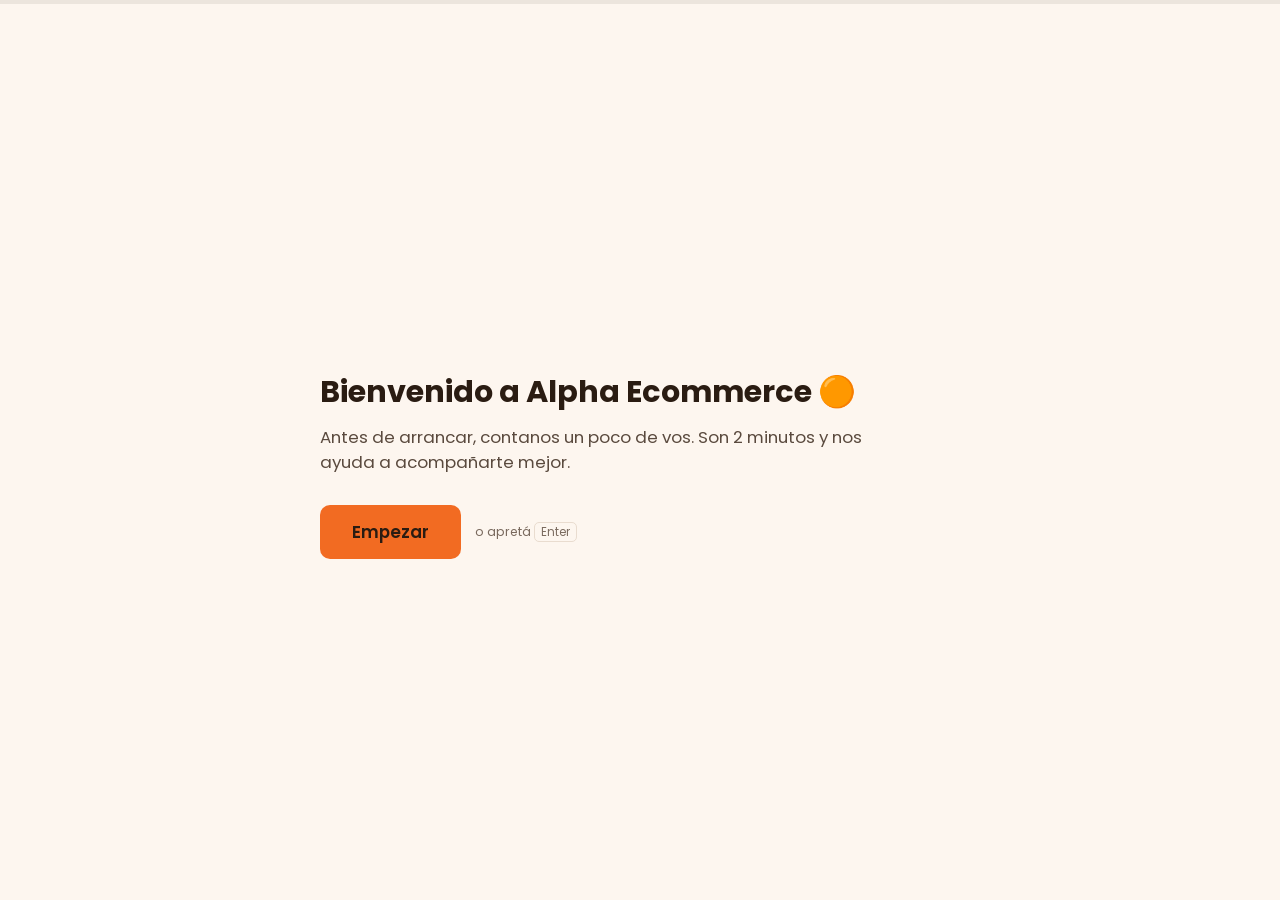
<file: alpha-encuesta-ingreso/index.html>
<!DOCTYPE html>
<html lang="es">
<head>
<meta charset="UTF-8" />
<meta name="viewport" content="width=device-width, initial-scale=1.0, viewport-fit=cover" />
<title>Alpha Ecommerce — Encuesta de ingreso</title>
<meta name="description" content="Contanos un poco de vos antes de arrancar con Alpha Ecommerce." />
<meta name="robots" content="noindex" />
<meta name="theme-color" content="#FDF6EF" />
<link rel="preconnect" href="https://fonts.googleapis.com" />
<link rel="preconnect" href="https://fonts.gstatic.com" crossorigin />
<link href="https://fonts.googleapis.com/css2?family=Poppins:wght@400;500;600;700&display=swap" rel="stylesheet" />
<style>
  :root{
    --bg:#FDF6EF;              /* cremita: fondo */
    --superficie:#FFFFFF;      /* blanco: píldoras, campos */
    --texto:#2A1C12;           /* marrón casi negro */
    --texto-suave:#5A4A3E;
    --tenue:#7A6A5E;
    --acento:#F26B22;          /* naranja de marca: rellenos y bordes */
    --acento-texto:#BE3F06;    /* naranja oscuro: texto y botones (contraste AA) */
    --acento-oscuro:#992F03;   /* hover de botón */
    --linea:#E9DCCF;
    --linea-fuerte:#F26B22;
    --pill-bg:#FFFFFF;
    --pill-bg-sel:#FEF1E8;
    --sombra:0 1px 2px rgba(42,28,18,.05);
  }

  *,*::before,*::after{box-sizing:border-box;}

  html,body{margin:0;padding:0;}

  body{
    background:var(--bg);
    color:var(--texto);
    font-family:'Poppins',system-ui,-apple-system,'Segoe UI',sans-serif;
    font-size:16px;
    line-height:1.5;
    -webkit-font-smoothing:antialiased;
    min-height:100vh;
    min-height:100dvh;
  }

  /* ---------- Barra de progreso ---------- */
  .progreso{
    position:fixed;top:0;left:0;right:0;height:4px;
    background:rgba(42,28,18,.08);
    z-index:50;
  }
  .progreso__barra{
    height:100%;width:0%;
    background:var(--acento);
    transition:width .35s cubic-bezier(.2,.8,.3,1);
  }

  /* ---------- Layout ---------- */
  .escena{
    min-height:100vh;
    min-height:100dvh;
    display:flex;
    align-items:center;
    justify-content:center;
    padding:72px 20px 40px;
    padding-bottom:calc(40px + env(safe-area-inset-bottom));
  }

  .tarjeta{
    width:100%;
    max-width:640px;
    opacity:1;
    transform:translateY(0);
    transition:opacity .28s ease, transform .28s ease;
  }
  .tarjeta.saliendo{opacity:0;transform:translateY(-14px);}
  .tarjeta.entrando{opacity:0;transform:translateY(14px);}

  /* ---------- Cabecera de pregunta ---------- */
  .badge{
    display:inline-flex;align-items:center;gap:6px;
    font-size:.8rem;font-weight:600;letter-spacing:.04em;
    color:var(--acento-texto);
    border:1px solid rgba(242,107,34,.4);
    background:rgba(242,107,34,.08);
    border-radius:999px;
    padding:4px 12px;
    margin-bottom:16px;
  }

  .pregunta{
    color:var(--acento-texto);
    font-size:1.5rem;
    font-weight:600;
    line-height:1.3;
    margin:0 0 6px;
    overflow-wrap:break-word;
  }
  .obligatorio{color:var(--acento-texto);font-weight:600;}

  .ayuda{
    color:var(--tenue);
    font-size:.85rem;
    margin:0 0 20px;
  }

  /* ---------- Campos de texto ---------- */
  .campo{
    width:100%;
    background:var(--superficie);
    color:var(--texto);
    font-family:inherit;
    font-size:1.05rem;
    border:1.5px solid var(--linea);
    border-radius:12px;
    padding:13px 14px;
    outline:none;
    box-shadow:var(--sombra);
    transition:border-color .2s ease, box-shadow .2s ease;
  }
  .campo::placeholder{color:#AD9C8C;}
  .campo:focus{border-color:var(--acento);box-shadow:0 0 0 3px rgba(242,107,34,.16);}
  textarea.campo{
    resize:vertical;
    min-height:110px;
    line-height:1.55;
  }

  select.campo{
    border:1.5px solid var(--linea);
    border-radius:12px;
    padding:14px 40px 14px 14px;
    background-color:var(--superficie);
    background-image:url("data:image/svg+xml;charset=utf-8,%3Csvg xmlns='http://www.w3.org/2000/svg' viewBox='0 0 24 24' fill='none' stroke='%23F26B22' stroke-width='2.5' stroke-linecap='round'%3E%3Cpath d='M6 9l6 6 6-6'/%3E%3C/svg%3E");
    background-repeat:no-repeat;
    background-position:right 12px center;
    background-size:18px 18px;
    -webkit-appearance:none;appearance:none;
    cursor:pointer;
  }
  select.campo option{background:#FFFFFF;color:var(--texto);}

  /* ---------- Opciones tipo píldora ---------- */
  .opciones{
    display:flex;
    flex-direction:column;
    gap:10px;
    margin:0 0 22px;
    list-style:none;
    padding:0;
  }

  .opcion{
    display:flex;
    align-items:flex-start;
    gap:12px;
    width:100%;
    text-align:left;
    font-family:inherit;
    font-size:1rem;
    line-height:1.4;
    color:var(--texto);
    background:var(--pill-bg);
    border:1.5px solid var(--linea);
    border-radius:14px;
    padding:13px 16px;
    cursor:pointer;
    box-shadow:var(--sombra);
    transition:border-color .18s ease, background-color .18s ease, transform .1s ease;
    overflow-wrap:break-word;
    word-break:break-word;
  }
  .opcion:hover{border-color:var(--acento);}
  .opcion:active{transform:scale(.995);}
  .opcion:focus-visible{outline:2px solid var(--acento);outline-offset:2px;}
  .opcion.sel{
    border-color:var(--linea-fuerte);
    background:var(--pill-bg-sel);
  }

  .letra{
    flex:0 0 auto;
    display:inline-flex;align-items:center;justify-content:center;
    width:26px;height:26px;
    border:1.5px solid var(--linea);
    border-radius:7px;
    font-size:.8rem;font-weight:600;
    color:var(--tenue);
    transition:border-color .18s ease,color .18s ease,background-color .18s ease;
  }
  .opcion.sel .letra{
    border-color:var(--acento);
    color:var(--texto);
    background:var(--acento);
  }
  .opcion__txt{flex:1 1 auto;min-width:0;}

  .otro-wrap{margin:-8px 0 22px;}

  /* ---------- Botones ---------- */
  .btn{
    display:inline-flex;align-items:center;gap:8px;
    font-family:inherit;
    font-size:1rem;font-weight:600;
    color:var(--texto);
    background:var(--acento);
    border:none;border-radius:10px;
    padding:12px 26px;
    cursor:pointer;
    transition:background-color .18s ease, opacity .18s ease, transform .1s ease;
  }
  .btn:hover{background:#E05A10;}
  .btn:active{transform:scale(.985);}
  .btn:focus-visible{outline:2px solid var(--texto);outline-offset:3px;}
  .btn[disabled]{opacity:.55;cursor:not-allowed;}
  .btn--grande{font-size:1.05rem;padding:14px 32px;}

  .pie{
    display:flex;align-items:center;gap:14px;
    flex-wrap:wrap;
  }
  .tip{font-size:.78rem;color:var(--tenue);}
  .tip kbd{
    font-family:inherit;font-size:.72rem;
    border:1px solid var(--linea);border-radius:5px;
    padding:1px 6px;
  }

  .volver{
    background:none;border:none;
    color:var(--tenue);
    font-family:inherit;font-size:.85rem;
    cursor:pointer;padding:6px 0;
    margin-top:18px;
  }
  .volver:hover{color:var(--texto);}

  .error{
    color:var(--acento-texto);
    font-size:.88rem;
    font-weight:500;
    margin:0 0 14px;
    min-height:1.2em;
  }

  /* ---------- Bienvenida / final ---------- */
  .titulo{
    font-size:1.9rem;font-weight:700;line-height:1.25;
    margin:0 0 14px;
  }
  .titulo .naranja{color:var(--acento-texto);}
  .bajada{
    font-size:1.05rem;color:var(--texto-suave);
    margin:0 0 30px;max-width:34em;
  }

  @media (max-width:420px){
    .escena{padding:64px 18px 32px;}
    .pregunta{font-size:1.28rem;}
    .titulo{font-size:1.6rem;}
    .bajada{font-size:.98rem;}
    .btn--grande{width:100%;justify-content:center;}
    .tip{display:none;}
  }

  @media (prefers-reduced-motion:reduce){
    .tarjeta,.progreso__barra{transition:none;}
  }
</style>
</head>
<body>

<div class="progreso"><div class="progreso__barra" id="barra"></div></div>

<main class="escena">
  <div class="tarjeta" id="tarjeta"></div>
</main>

<script>
/* =========================================================
   CONFIG — editar acá
   ========================================================= */
const CONFIG = {
  SCRIPT_URL: 'https://script.google.com/macros/s/AKfycbzIPibnCYmS-spFw2xm3lx_CFGC3_HBq__fwVjZSXnhyB4d-PCV1_2yLgzuj4TBPrv6/exec',
  NOMBRE_MENTOR: 'Mariano',
};

const PLACEHOLDER_URL = 'PEGAR_ACA_LA_URL_DEL_WEB_APP';

/* =========================================================
   Países: Argentina primero, resto alfabético, "Otro" al final
   ========================================================= */
const PAISES = [
  'Argentina',
  'Bolivia','Brasil','Chile','Colombia','Costa Rica','Cuba','Ecuador','El Salvador',
  'España','Guatemala','Honduras','México','Nicaragua','Panamá','Paraguay','Perú',
  'Puerto Rico','República Dominicana','Uruguay','Venezuela',
  'Otro'
];

/* =========================================================
   Preguntas
   ========================================================= */
const PREGUNTAS = [
  {
    clave: 'nombre',
    tipo: 'text',
    texto: '¿Cuál es tu nombre completo?',
    placeholder: 'Escribí tu respuesta acá…',
    obligatoria: true
  },
  {
    clave: 'edad',
    tipo: 'single',
    texto: '¿En qué rango de edad estás?',
    opciones: ['18 a 24','25 a 34','35 a 44','45 a 54','55 o más'],
    obligatoria: true
  },
  {
    clave: 'pais',
    tipo: 'select',
    texto: '¿De qué país sos?',
    opciones: PAISES,
    obligatoria: true
  },
  {
    clave: 'ciudad',
    tipo: 'text',
    texto: '¿En qué ciudad vivís?',
    placeholder: 'Escribí tu respuesta acá…',
    obligatoria: true
  },
  {
    clave: 'situacion_familiar',
    tipo: 'single',
    texto: '¿Qué describe mejor tu situación actual?',
    opciones: ['Soltero/a sin hijos','Soltero/a con hijos','En pareja sin hijos','En pareja con hijos'],
    obligatoria: true
  },
  {
    clave: 'situacion_laboral',
    tipo: 'single',
    texto: '¿Qué describe mejor tu situación laboral?',
    opciones: ['Tengo un empleo','Tengo un emprendimiento','Tengo un empleo y un emprendimiento','No tengo ingresos estables hoy'],
    obligatoria: true
  },
  {
    clave: 'motivo',
    tipo: 'single',
    texto: '¿Cuál fue tu motivo para aprender a importar y vender online?',
    opciones: [
      'Tengo un empleo pero quiero hacer algo mío para tener libertad',
      'Ya tengo un emprendimiento pero quiero escalarlo con importaciones',
      'No tengo nada estable pero quiero empezar de cero a emprender',
      'Otro'
    ],
    otro: { activadaPor: 'Otro', clave: 'motivo_otro', placeholder: 'Contanos cuál…' },
    obligatoria: true
  },
  {
    clave: 'tiempo_conoce',
    tipo: 'single',
    texto: '¿Desde cuándo conocés a ' + CONFIG.NOMBRE_MENTOR + ' y a Alpha Ecommerce?',
    opciones: ['Hace menos de un mes','Entre 1 y 3 meses','Entre 3 y 6 meses','Más de 6 meses'],
    obligatoria: true
  },
  {
    clave: 'canal_contenido',
    tipo: 'single',
    texto: '¿Dónde ves mayormente el contenido de Alpha?',
    opciones: ['Instagram','TikTok','YouTube','Facebook','Me lo recomendó alguien'],
    obligatoria: true
  },
  {
    clave: 'videos_vistos',
    tipo: 'single',
    texto: '¿Cuántos videos de ' + CONFIG.NOMBRE_MENTOR + ' viste antes de entrar (aprox)?',
    opciones: ['Ninguno','1 ó 2','3 a 5','Más de 5 (perdí la cuenta)'],
    obligatoria: false
  },
  {
    clave: 'sueno',
    tipo: 'textarea',
    texto: 'Si este programa funcionara al 100% para vos, ¿qué sueño te ayudaría a cumplir?',
    placeholder: 'Escribí tu respuesta acá…',
    obligatoria: true
  },
  {
    clave: 'preocupacion',
    tipo: 'textarea',
    texto: '¿Qué es lo que más te preocupa al emprender un negocio de importación?',
    placeholder: 'Escribí tu respuesta acá…',
    obligatoria: true
  },
  {
    clave: 'problemas',
    tipo: 'textarea',
    texto: '¿Qué problemas querés resolver al entrar a Alpha Ecommerce?',
    placeholder: 'Escribí tu respuesta acá…',
    obligatoria: true
  },
  {
    clave: 'primer_logro',
    tipo: 'single',
    texto: '¿Cuál sería para vos el primer gran logro dentro del programa?',
    opciones: ['Importar mi primer producto','Generar mi primera venta','Recuperar mi inversión inicial'],
    obligatoria: true
  },
  {
    clave: 'bonos_top',
    tipo: 'multi',
    max: 3,
    texto: '¿Cuáles de los BONOS de Alpha Ecommerce te parecen más poderosos? (Podés elegir hasta 3)',
    opciones: [
      'Llamada 1 a 1 de onboarding con ' + CONFIG.NOMBRE_MENTOR,
      'Chat 1 a 1 con ' + CONFIG.NOMBRE_MENTOR + ' durante los 3 meses',
      'Sesiones en vivo semanales (1 a 1 y grupal)',
      'Sistema Alpha para detectar productos virales antes de que lleguen a Argentina',
      'Lista de proveedores verificados',
      'Contactos de Aduana Argentina, forwarder en China y EE.UU. y contadora',
      'Módulo de web + Mercado Libre + publicidad en automático',
      'Bonus de educación financiera y mentalidad',
      'Comunidad de alumnos en WhatsApp'
    ],
    obligatoria: true
  },
  {
    clave: 'bono_deseado',
    tipo: 'textarea',
    texto: '¿Qué otro bono te hubiese gustado recibir?',
    placeholder: 'Escribí tu respuesta acá…',
    obligatoria: true
  },
  {
    clave: 'comentarios',
    tipo: 'textarea',
    texto: '¿Algún comentario o sugerencia para nosotros al comenzar?',
    placeholder: 'Escribí tu respuesta acá…',
    obligatoria: false
  }
];

const LETRAS = 'ABCDEFGHIJKLMNOPQRSTUVWXYZ';
const TOTAL = PREGUNTAS.length;

/* =========================================================
   Estado
   ========================================================= */
const respuestas = {};   // clave -> string | array
let paso = -1;           // -1 bienvenida | 0..TOTAL-1 preguntas | TOTAL final
let enviando = false;
let ultimoPayload = null; // guardado para reintentar si el envío falla

const tarjeta = document.getElementById('tarjeta');
const barra = document.getElementById('barra');

/* =========================================================
   Utilidades
   ========================================================= */
function esc(str){
  return String(str)
    .replace(/&/g,'&amp;').replace(/</g,'&lt;').replace(/>/g,'&gt;')
    .replace(/"/g,'&quot;').replace(/'/g,'&#39;');
}

function paramUrl(nombre){
  try{
    return new URLSearchParams(window.location.search).get(nombre) || '';
  }catch(e){
    return '';
  }
}

/* ISO 8601 en hora Argentina (UTC-3) */
function timestampArgentina(){
  const ahora = new Date();
  const ar = new Date(ahora.getTime() - 3 * 60 * 60 * 1000);
  const p = function(n){ return String(n).padStart(2,'0'); };
  return ar.getUTCFullYear() + '-' + p(ar.getUTCMonth() + 1) + '-' + p(ar.getUTCDate()) +
         'T' + p(ar.getUTCHours()) + ':' + p(ar.getUTCMinutes()) + ':' + p(ar.getUTCSeconds()) +
         '-03:00';
}

function actualizarProgreso(){
  let pct = 0;
  if (paso >= 0) pct = Math.min(100, ((paso) / TOTAL) * 100);
  if (paso >= TOTAL) pct = 100;
  barra.style.width = pct + '%';
}

function transicionar(pintar){
  tarjeta.classList.add('saliendo');
  window.setTimeout(function(){
    tarjeta.classList.remove('saliendo');
    tarjeta.classList.add('entrando');
    pintar();
    actualizarProgreso();
    // fuerza reflow para que la transición de entrada se dispare
    void tarjeta.offsetWidth;
    tarjeta.classList.remove('entrando');
  }, 200);
}

function mostrarError(msg){
  const el = document.getElementById('error');
  if (el) el.textContent = msg;
}

/* =========================================================
   Pantallas
   ========================================================= */
function pintarBienvenida(){
  tarjeta.innerHTML =
    '<h1 class="titulo">Bienvenido a Alpha Ecommerce <span class="naranja">🟠</span></h1>' +
    '<p class="bajada">Antes de arrancar, contanos un poco de vos. Son 2 minutos y nos ayuda a acompañarte mejor.</p>' +
    '<div class="pie">' +
      '<button class="btn btn--grande" id="empezar" type="button">Empezar</button>' +
      '<span class="tip">o apretá <kbd>Enter</kbd></span>' +
    '</div>';

  document.getElementById('empezar').addEventListener('click', avanzar);
}

function pintarFinal(){
  tarjeta.innerHTML =
    '<h1 class="titulo">¡Listo! Ya tenemos tu info.</h1>' +
    '<p class="bajada">Nos vemos en la llamada de onboarding con ' + esc(CONFIG.NOMBRE_MENTOR) + '.</p>';
}

function pintarPregunta(){
  const q = PREGUNTAS[paso];
  const valor = respuestas[q.clave];
  const esUltima = paso === TOTAL - 1;

  let html =
    '<span class="badge">Pregunta ' + (paso + 1) + ' de ' + TOTAL + '</span>' +
    '<h2 class="pregunta">' + esc(q.texto) +
      (q.obligatoria ? ' <span class="obligatorio">*</span>' : '') +
    '</h2>';

  if (q.tipo === 'multi'){
    html += '<p class="ayuda">Podés elegir hasta ' + q.max + '.</p>';
  } else if (q.tipo === 'textarea'){
    html += '<p class="ayuda">Enter para continuar · Shift + Enter para un párrafo nuevo.</p>';
  } else {
    html += '<p class="ayuda">&nbsp;</p>';
  }

  if (q.tipo === 'text'){
    html += '<input class="campo" id="campo" type="text" autocomplete="off" ' +
            'placeholder="' + esc(q.placeholder || '') + '" value="' + esc(valor || '') + '" />' +
            '<div style="height:22px"></div>';

  } else if (q.tipo === 'textarea'){
    html += '<textarea class="campo" id="campo" rows="4" ' +
            'placeholder="' + esc(q.placeholder || '') + '">' + esc(valor || '') + '</textarea>' +
            '<div style="height:22px"></div>';

  } else if (q.tipo === 'select'){
    html += '<select class="campo" id="campo">' +
            '<option value="">Elegí una opción…</option>';
    q.opciones.forEach(function(op){
      const sel = (valor === op) ? ' selected' : '';
      html += '<option value="' + esc(op) + '"' + sel + '>' + esc(op) + '</option>';
    });
    html += '</select><div style="height:22px"></div>';

  } else { // single | multi
    const seleccion = q.tipo === 'multi' ? (Array.isArray(valor) ? valor : []) : [valor];
    html += '<div class="opciones" role="group">';
    q.opciones.forEach(function(op, i){
      const activa = seleccion.indexOf(op) !== -1;
      html += '<button type="button" class="opcion' + (activa ? ' sel' : '') + '" ' +
              'data-op="' + esc(op) + '" aria-pressed="' + (activa ? 'true' : 'false') + '">' +
                '<span class="letra">' + LETRAS[i] + '</span>' +
                '<span class="opcion__txt">' + esc(op) + '</span>' +
              '</button>';
    });
    html += '</div>';

    if (q.otro){
      const visible = seleccion.indexOf(q.otro.activadaPor) !== -1;
      html += '<div class="otro-wrap" id="otroWrap"' + (visible ? '' : ' hidden') + '>' +
                '<input class="campo" id="campoOtro" type="text" autocomplete="off" ' +
                'placeholder="' + esc(q.otro.placeholder) + '" ' +
                'value="' + esc(respuestas[q.otro.clave] || '') + '" />' +
              '</div>';
    }
  }

  html += '<p class="error" id="error"></p>' +
          '<div class="pie">' +
            '<button class="btn" id="aceptar" type="button">' + (esUltima ? 'Enviar' : 'Aceptar') + '</button>' +
            '<span class="tip">o apretá <kbd>Enter</kbd></span>' +
          '</div>' +
          '<button class="volver" id="volver" type="button">↑ Volver</button>';

  tarjeta.innerHTML = html;

  document.getElementById('aceptar').addEventListener('click', avanzar);
  document.getElementById('volver').addEventListener('click', retroceder);

  const opciones = tarjeta.querySelectorAll('.opcion');
  for (let i = 0; i < opciones.length; i++){
    opciones[i].addEventListener('click', function(){
      alternarOpcion(this.getAttribute('data-op'));
    });
  }

  const campo = document.getElementById('campo');
  if (campo) campo.focus();
}

/* =========================================================
   Selección de opciones
   ========================================================= */
function alternarOpcion(op){
  const q = PREGUNTAS[paso];
  mostrarError('');

  if (q.tipo === 'single'){
    respuestas[q.clave] = op;
    if (q.otro && op !== q.otro.activadaPor) respuestas[q.otro.clave] = '';
    refrescarOpciones();
    return;
  }

  if (q.tipo === 'multi'){
    let sel = Array.isArray(respuestas[q.clave]) ? respuestas[q.clave].slice() : [];
    const i = sel.indexOf(op);
    if (i !== -1){
      sel.splice(i, 1);
    } else {
      if (sel.length >= q.max){
        mostrarError('Máximo ' + q.max + ' opciones');
        return;
      }
      sel.push(op);
    }
    respuestas[q.clave] = sel;
    refrescarOpciones();
  }
}

function refrescarOpciones(){
  const q = PREGUNTAS[paso];
  const valor = respuestas[q.clave];
  const seleccion = q.tipo === 'multi' ? (Array.isArray(valor) ? valor : []) : [valor];

  const opciones = tarjeta.querySelectorAll('.opcion');
  for (let i = 0; i < opciones.length; i++){
    const activa = seleccion.indexOf(opciones[i].getAttribute('data-op')) !== -1;
    opciones[i].classList.toggle('sel', activa);
    opciones[i].setAttribute('aria-pressed', activa ? 'true' : 'false');
  }

  if (q.otro){
    const wrap = document.getElementById('otroWrap');
    if (wrap){
      const visible = seleccion.indexOf(q.otro.activadaPor) !== -1;
      wrap.hidden = !visible;
      if (visible){
        const campoOtro = document.getElementById('campoOtro');
        if (campoOtro) campoOtro.focus();
      }
    }
  }
}

/* =========================================================
   Guardar y validar
   ========================================================= */
function guardarCampoActual(){
  const q = PREGUNTAS[paso];
  const campo = document.getElementById('campo');
  if (campo && (q.tipo === 'text' || q.tipo === 'textarea' || q.tipo === 'select')){
    respuestas[q.clave] = campo.value.trim();
  }
  if (q.otro){
    const campoOtro = document.getElementById('campoOtro');
    if (campoOtro) respuestas[q.otro.clave] = campoOtro.value.trim();
  }
}

function validarActual(){
  const q = PREGUNTAS[paso];
  const valor = respuestas[q.clave];

  if (q.obligatoria){
    if (q.tipo === 'multi'){
      if (!Array.isArray(valor) || valor.length === 0){
        mostrarError('Elegí al menos una opción');
        return false;
      }
    } else if (!valor){
      mostrarError(q.tipo === 'single' || q.tipo === 'select'
        ? 'Elegí una opción para continuar'
        : 'Completá este campo para continuar');
      return false;
    }
  }

  if (q.otro && valor === q.otro.activadaPor && !respuestas[q.otro.clave]){
    mostrarError('Contanos cuál es tu motivo');
    return false;
  }

  mostrarError('');
  return true;
}

/* =========================================================
   Navegación
   ========================================================= */
function avanzar(){
  if (enviando) return;

  if (paso === -1){
    paso = 0;
    transicionar(pintarPregunta);
    return;
  }

  if (paso >= TOTAL) return;

  guardarCampoActual();
  if (!validarActual()) return;

  if (paso === TOTAL - 1){
    enviar();
    return;
  }

  paso++;
  transicionar(pintarPregunta);
}

function retroceder(){
  if (enviando) return;
  if (paso <= 0 || paso >= TOTAL) return;
  guardarCampoActual();
  paso--;
  transicionar(pintarPregunta);
}

/* =========================================================
   Envío
   ========================================================= */
function armarPayload(){
  const payload = {
    timestamp: timestampArgentina()
  };

  PREGUNTAS.forEach(function(q){
    const valor = respuestas[q.clave];
    if (q.tipo === 'multi'){
      payload[q.clave] = Array.isArray(valor) ? valor.join('; ') : '';
    } else {
      payload[q.clave] = valor || '';
    }
    if (q.otro) payload[q.otro.clave] = respuestas[q.otro.clave] || '';
  });

  payload.utm_source = paramUrl('utm_source');
  payload.utm_campaign = paramUrl('utm_campaign');
  payload.ref = paramUrl('ref');
  payload.user_agent = navigator.userAgent;

  return payload;
}

function enviar(){
  const payload = armarPayload();
  ultimoPayload = payload;

  const btn = document.getElementById('aceptar');

  if (!CONFIG.SCRIPT_URL || CONFIG.SCRIPT_URL === PLACEHOLDER_URL){
    console.warn(
      '[Alpha Encuesta] CONFIG.SCRIPT_URL todavía tiene el placeholder. ' +
      'No se envió nada al Sheet. Pegá la URL del Web App de Apps Script en CONFIG.SCRIPT_URL.'
    );
    console.log('[Alpha Encuesta] Payload que se hubiese enviado:', payload);
    mostrarError('Modo prueba: falta configurar SCRIPT_URL (mirá la consola).');
    return;
  }

  enviando = true;
  if (btn){
    btn.disabled = true;
    btn.textContent = 'Enviando…';
  }
  mostrarError('');

  fetch(CONFIG.SCRIPT_URL, {
    method: 'POST',
    mode: 'no-cors',
    headers: { 'Content-Type': 'text/plain;charset=utf-8' },
    body: JSON.stringify(payload)
  })
  .then(function(){
    // Con mode:'no-cors' la respuesta es opaca: si no lanzó error, asumimos éxito.
    enviando = false;
    ultimoPayload = null;
    paso = TOTAL;
    transicionar(pintarFinal);
  })
  .catch(function(err){
    console.error('[Alpha Encuesta] Error al enviar:', err);
    console.log('[Alpha Encuesta] Payload guardado en window.ultimoPayload para reintentar.');
    enviando = false;
    if (btn){
      btn.disabled = false;
      btn.textContent = 'Enviar';
    }
    mostrarError('Hubo un problema, intentá de nuevo');
  });
}

/* expone el payload pendiente para reintentar a mano desde la consola */
Object.defineProperty(window, 'ultimoPayload', {
  get: function(){ return ultimoPayload; }
});
window.reintentarEnvio = function(){
  if (!ultimoPayload){
    console.log('[Alpha Encuesta] No hay payload pendiente.');
    return;
  }
  paso = TOTAL - 1;
  enviar();
};

/* =========================================================
   Atajos de teclado
   ========================================================= */
document.addEventListener('keydown', function(e){
  if (enviando) return;
  if (paso >= TOTAL) return;

  const destino = e.target;
  const etiqueta = destino && destino.tagName ? destino.tagName.toUpperCase() : '';
  const escribiendo = etiqueta === 'INPUT' || etiqueta === 'TEXTAREA' || etiqueta === 'SELECT';

  // Enter → avanzar (Shift+Enter en textarea = párrafo nuevo)
  if (e.key === 'Enter'){
    if (etiqueta === 'TEXTAREA' && e.shiftKey) return;
    e.preventDefault();
    avanzar();
    return;
  }

  // Flecha arriba → volver (salvo si estás escribiendo en un textarea)
  if (e.key === 'ArrowUp'){
    if (etiqueta === 'TEXTAREA') return;
    e.preventDefault();
    retroceder();
    return;
  }

  // Letra → seleccionar opción
  if (escribiendo) return;
  if (paso < 0 || paso >= TOTAL) return;
  if (e.ctrlKey || e.metaKey || e.altKey) return;

  const q = PREGUNTAS[paso];
  if (q.tipo !== 'single' && q.tipo !== 'multi') return;
  if (e.key.length !== 1) return;

  const i = LETRAS.indexOf(e.key.toUpperCase());
  if (i >= 0 && i < q.opciones.length){
    e.preventDefault();
    alternarOpcion(q.opciones[i]);
  }
});

/* =========================================================
   Arranque
   ========================================================= */
pintarBienvenida();
actualizarProgreso();
</script>
</body>
</html>
</file>
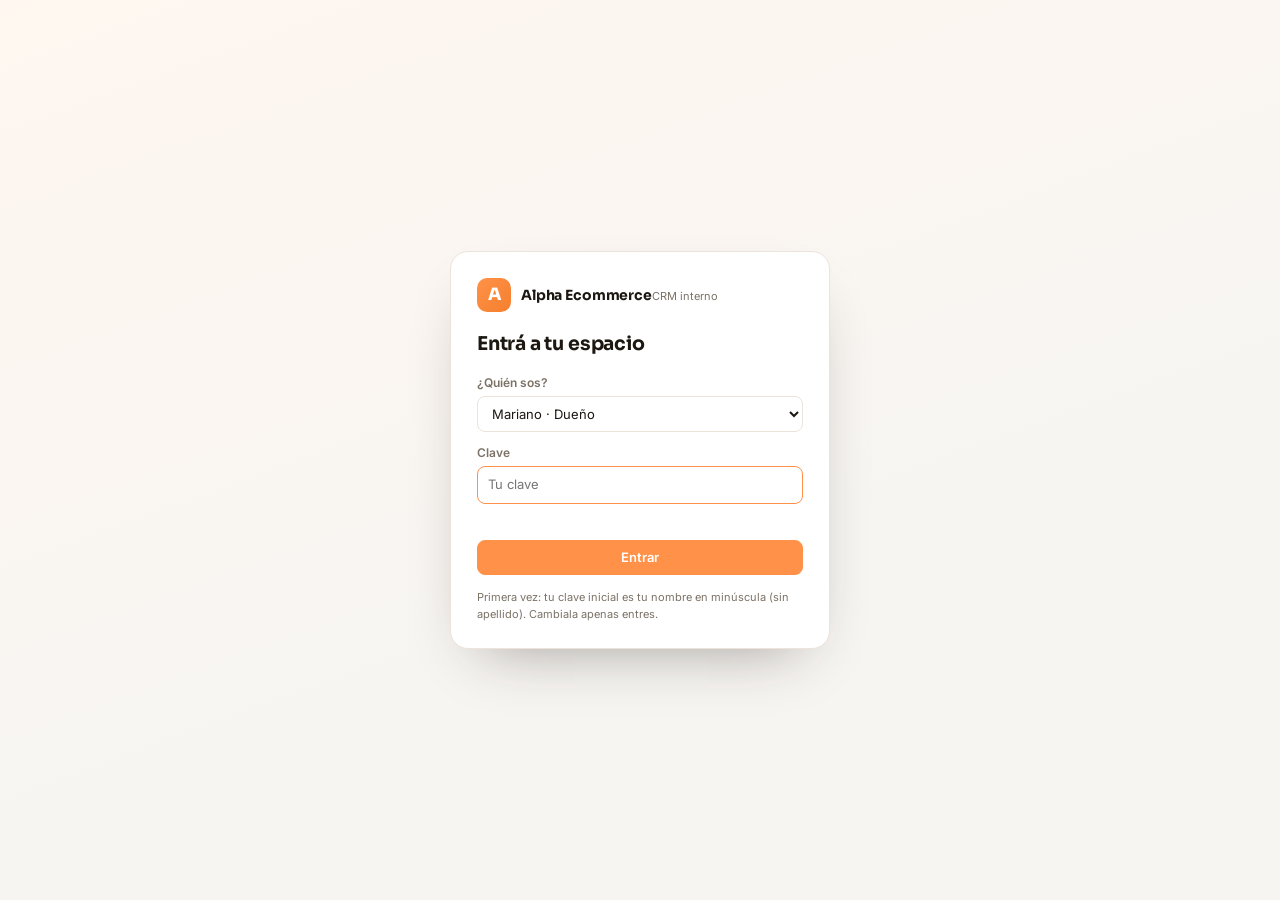
<file: app/index.html>
<!DOCTYPE html>
<html lang="es">
<head>
  <meta charset="UTF-8" />
  <meta name="viewport" content="width=device-width, initial-scale=1.0" />
  <title>Alpha CRM — Panel interno</title>
  <meta name="description" content="CRM interno de Alpha Ecommerce: leads, pipeline de setters y closers, recursos, métricas y proyecciones." />
  <meta name="robots" content="noindex" />
  <link rel="icon" href="data:image/svg+xml,%3Csvg xmlns='http://www.w3.org/2000/svg' viewBox='0 0 100 100'%3E%3Crect width='100' height='100' rx='22' fill='%23ff9248'/%3E%3Ctext x='50' y='70' font-size='62' font-family='sans-serif' font-weight='bold' text-anchor='middle' fill='white'%3EA%3C/text%3E%3C/svg%3E" />
  <link rel="preconnect" href="https://fonts.googleapis.com" />
  <link rel="preconnect" href="https://fonts.gstatic.com" crossorigin />
  <link href="https://fonts.googleapis.com/css2?family=Sora:wght@400;600;700;800&family=Inter:wght@400;500;600&display=swap" rel="stylesheet" />
  <link rel="stylesheet" href="assets/css/app.css" />
</head>
<body>

  <div id="authHost"></div>

  <aside class="side" id="sidebar"></aside>
  <div class="side-scrim" id="sideScrim"></div>

  <main class="main">
    <div id="viewHead"></div>
    <div id="viewToolbar"></div>
    <div class="view-body" id="viewBody"></div>
  </main>

  <div class="toast-host" id="toastHost"></div>

  <script src="assets/js/utils.js"></script>
  <script src="assets/js/schema.js"></script>
  <script src="assets/js/seed.js"></script>
  <script src="assets/js/datos-alpha.js"></script>
  <script src="assets/js/store.js"></script>
  <script src="assets/js/ui.js"></script>
  <script src="assets/js/auth.js"></script>
  <script src="assets/js/perms.js"></script>
  <script src="assets/js/fields.js"></script>
  <script src="assets/js/field-editor.js"></script>
  <script src="assets/js/record-card.js"></script>
  <script src="assets/js/ingreso-form.js"></script>
  <script src="assets/js/grid.js"></script>
  <script src="assets/js/kanban.js"></script>
  <script src="assets/js/gallery.js"></script>
  <script src="assets/js/toolbar.js"></script>
  <script src="assets/js/metrics.js"></script>
  <script src="assets/js/dashboard.js"></script>
  <script src="assets/js/espacio.js"></script>
  <script src="assets/js/cloud.js"></script>
  <script src="assets/js/app.js"></script>
</body>
</html>
</file>
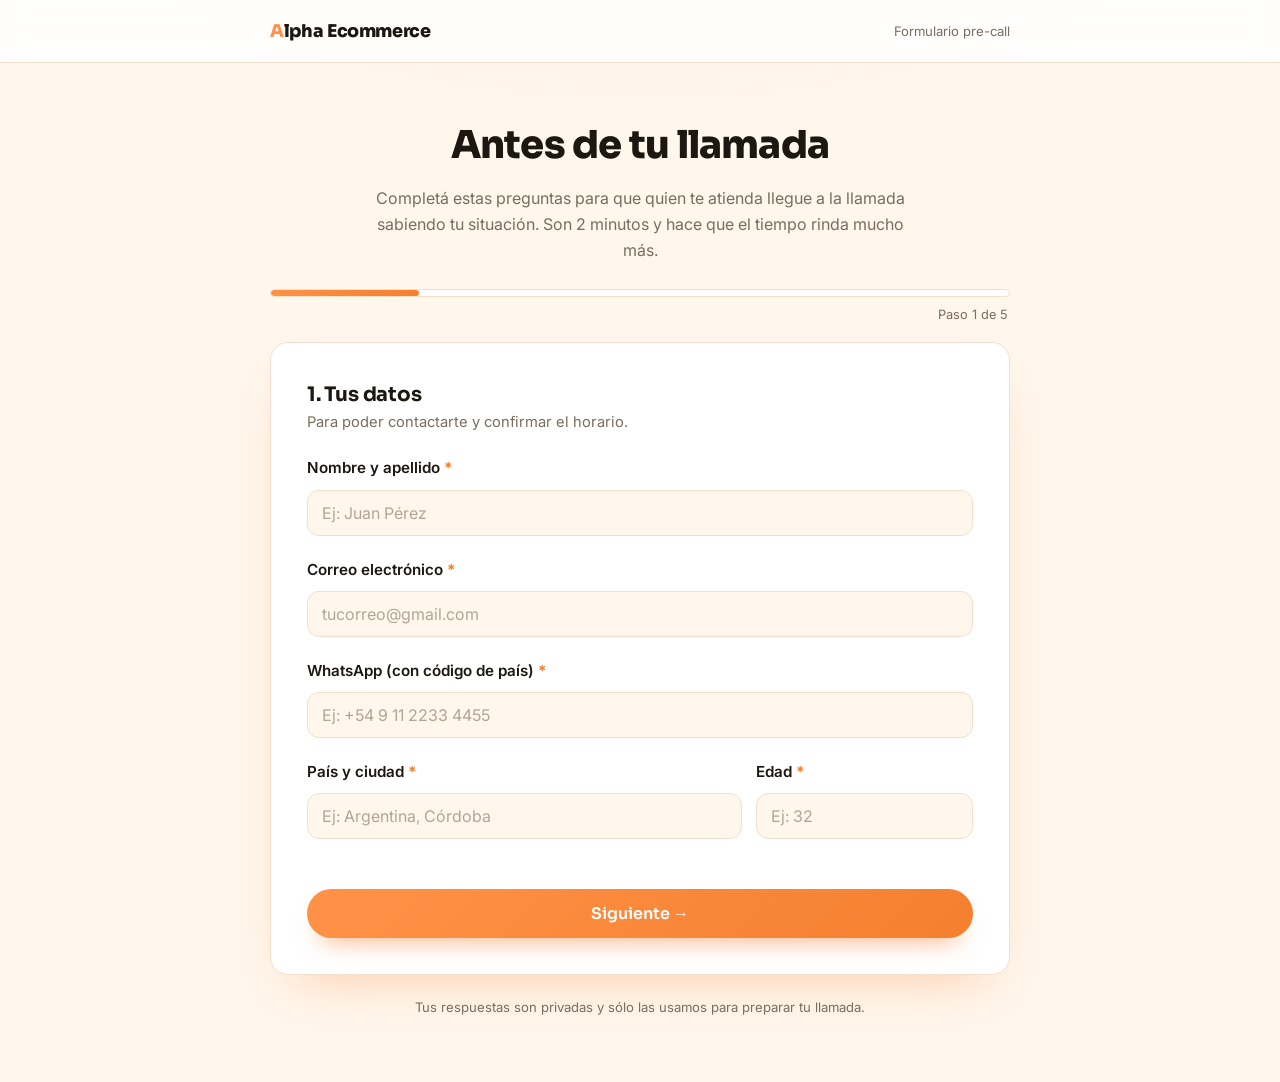
<file: precall.html>
<!DOCTYPE html>
<html lang="es">
<head>
  <meta charset="UTF-8" />
  <meta name="viewport" content="width=device-width, initial-scale=1.0" />
  <title>Formulario pre-call — Alpha Ecommerce</title>
  <meta name="description" content="Formulario previo a la llamada con el equipo de Alpha Ecommerce." />
  <meta name="robots" content="noindex, nofollow" />
  <meta name="theme-color" content="#ff9248" />
  <link rel="preconnect" href="https://fonts.googleapis.com" />
  <link rel="preconnect" href="https://fonts.gstatic.com" crossorigin />
  <link href="https://fonts.googleapis.com/css2?family=Sora:wght@400;600;700;800&family=Inter:wght@400;500;600&display=swap" rel="stylesheet" />
  <link rel="stylesheet" href="assets/css/precall.css" />
</head>
<body class="pc-body">

  <header class="pc-nav">
    <div class="pc-container pc-nav__inner">
      <span class="pc-brand" id="pcBrand">Alpha Ecommerce</span>
      <span class="pc-nav__tag">Formulario pre-call</span>
    </div>
  </header>

  <main class="pc-container pc-main">

    <div class="pc-head">
      <h1 class="pc-title" id="pcTitle">Antes de tu llamada</h1>
      <p class="pc-sub" id="pcSub">
        Completá estas preguntas para que quien te atienda llegue a la llamada
        sabiendo tu situación. Son 2 minutos y hace que el tiempo rinda mucho más.
      </p>
    </div>

    <div class="pc-progress" aria-hidden="true">
      <div class="pc-progress__bar" id="pcBar"></div>
    </div>
    <p class="pc-progress__label">Paso <span id="pcStepNow">1</span> de <span id="pcStepTotal">5</span></p>

    <form id="pcForm" class="pc-card" novalidate>

      <!-- ---------- PASO 1 ---------- -->
      <section class="pc-step is-active" data-step="1">
        <h2 class="pc-step__title">1. Tus datos</h2>
        <p class="pc-step__hint">Para poder contactarte y confirmar el horario.</p>

        <label class="pc-field">
          <span class="pc-label">Nombre y apellido <b>*</b></span>
          <input class="pc-input" type="text" name="Nombre y apellido" required autocomplete="name" placeholder="Ej: Juan Pérez" />
        </label>

        <label class="pc-field">
          <span class="pc-label">Correo electrónico <b>*</b></span>
          <input class="pc-input" type="email" name="Correo" required autocomplete="email" placeholder="tucorreo@gmail.com" />
        </label>

        <label class="pc-field">
          <span class="pc-label">WhatsApp (con código de país) <b>*</b></span>
          <input class="pc-input" type="tel" name="WhatsApp" required autocomplete="tel" placeholder="Ej: +54 9 11 2233 4455" />
        </label>

        <div class="pc-row">
          <label class="pc-field">
            <span class="pc-label">País y ciudad <b>*</b></span>
            <input class="pc-input" type="text" name="Pais y ciudad" required placeholder="Ej: Argentina, Córdoba" />
          </label>
          <label class="pc-field">
            <span class="pc-label">Edad <b>*</b></span>
            <input class="pc-input" type="number" name="Edad" required min="16" max="99" placeholder="Ej: 32" />
          </label>
        </div>
      </section>

      <!-- ---------- PASO 2 ---------- -->
      <section class="pc-step" data-step="2">
        <h2 class="pc-step__title">2. Tu situación hoy</h2>
        <p class="pc-step__hint">Sin filtros: esto es lo que nos permite ayudarte de verdad.</p>

        <fieldset class="pc-field">
          <legend class="pc-label">¿A qué te dedicás actualmente? <b>*</b></legend>
          <div class="pc-options">
            <label class="pc-opt"><input type="radio" name="Ocupacion actual" value="Empleado en relación de dependencia" required /><span>Empleado en relación de dependencia</span></label>
            <label class="pc-opt"><input type="radio" name="Ocupacion actual" value="Independiente / profesional" /><span>Independiente / profesional</span></label>
            <label class="pc-opt"><input type="radio" name="Ocupacion actual" value="Ya tengo un negocio" /><span>Ya tengo un negocio</span></label>
            <label class="pc-opt"><input type="radio" name="Ocupacion actual" value="Estudiante" /><span>Estudiante</span></label>
            <label class="pc-opt"><input type="radio" name="Ocupacion actual" value="Sin trabajo en este momento" /><span>Sin trabajo en este momento</span></label>
          </div>
        </fieldset>

        <fieldset class="pc-field">
          <legend class="pc-label">¿Cuánto generás por mes hoy (aprox.)? <b>*</b></legend>
          <div class="pc-options">
            <label class="pc-opt"><input type="radio" name="Ingresos actuales" value="Menos de 500 USD" required /><span>Menos de 500 USD</span></label>
            <label class="pc-opt"><input type="radio" name="Ingresos actuales" value="De 500 a 1000 USD" /><span>De 500 a 1000 USD</span></label>
            <label class="pc-opt"><input type="radio" name="Ingresos actuales" value="De 1000 a 2500 USD" /><span>De 1000 a 2500 USD</span></label>
            <label class="pc-opt"><input type="radio" name="Ingresos actuales" value="Más de 2500 USD" /><span>Más de 2500 USD</span></label>
          </div>
        </fieldset>

        <fieldset class="pc-field">
          <legend class="pc-label">¿Intentaste emprender antes? <b>*</b></legend>
          <div class="pc-options pc-options--inline">
            <label class="pc-opt"><input type="radio" name="Intentaste emprender antes" value="Sí" required data-toggle="quePaso" /><span>Sí</span></label>
            <label class="pc-opt"><input type="radio" name="Intentaste emprender antes" value="No" data-toggle="quePaso" /><span>No</span></label>
          </div>
        </fieldset>

        <label class="pc-field" id="quePaso" hidden>
          <span class="pc-label">¿Qué pasó? <b>*</b></span>
          <textarea class="pc-input pc-textarea" name="Que paso" rows="3" placeholder="Contanos brevemente qué intentaste y por qué no funcionó."></textarea>
        </label>

        <fieldset class="pc-field">
          <legend class="pc-label">¿Qué es lo que más te frena hoy para empezar? <b>*</b> <em class="pc-note">(podés elegir varias)</em></legend>
          <div class="pc-options">
            <label class="pc-opt"><input type="checkbox" name="Que te frena" value="Miedo a perder plata" /><span>Miedo a perder plata</span></label>
            <label class="pc-opt"><input type="checkbox" name="Que te frena" value="No entender aduana / logística" /><span>No entender aduana / logística</span></label>
            <label class="pc-opt"><input type="checkbox" name="Que te frena" value="No saber elegir productos" /><span>No saber elegir productos</span></label>
            <label class="pc-opt"><input type="checkbox" name="Que te frena" value="No saber vender" /><span>No saber vender</span></label>
            <label class="pc-opt"><input type="checkbox" name="Que te frena" value="Falta de tiempo" /><span>Falta de tiempo</span></label>
            <label class="pc-opt"><input type="checkbox" name="Que te frena" value="Falta de claridad" /><span>Falta de claridad</span></label>
            <label class="pc-opt"><input type="checkbox" name="Que te frena" value="Otro" data-toggle="frenaOtro" /><span>Otro</span></label>
          </div>
        </fieldset>

        <label class="pc-field" id="frenaOtro" hidden>
          <span class="pc-label">Contanos cuál es ese "otro" freno</span>
          <input class="pc-input" type="text" name="Otro freno" placeholder="Escribilo acá" />
        </label>
      </section>

      <!-- ---------- PASO 3 ---------- -->
      <section class="pc-step" data-step="3">
        <h2 class="pc-step__title">3. Tu objetivo</h2>
        <p class="pc-step__hint">Adónde querés llegar con un negocio de importaciones.</p>

        <fieldset class="pc-field">
          <legend class="pc-label">¿Cuánto te gustaría generar por mes? <b>*</b></legend>
          <div class="pc-options">
            <label class="pc-opt"><input type="radio" name="Objetivo mensual" value="De 1000 a 3000 USD por mes" required /><span>De 1000 a 3000 USD por mes</span></label>
            <label class="pc-opt"><input type="radio" name="Objetivo mensual" value="De 3000 a 6000 USD por mes" /><span>De 3000 a 6000 USD por mes</span></label>
            <label class="pc-opt"><input type="radio" name="Objetivo mensual" value="De 7000 a 10.000 USD por mes" /><span>De 7000 a 10.000 USD por mes</span></label>
            <label class="pc-opt"><input type="radio" name="Objetivo mensual" value="De 10.000 a 20.000 USD por mes" /><span>De 10.000 a 20.000 USD por mes</span></label>
            <label class="pc-opt"><input type="radio" name="Objetivo mensual" value="Más de 20.000 USD por mes" /><span>Más de 20.000 USD por mes</span></label>
          </div>
        </fieldset>

        <label class="pc-field">
          <span class="pc-label">¿Qué cambiaría en tu vida si lo lograras? <b>*</b></span>
          <textarea class="pc-input pc-textarea" name="Que cambiaria en tu vida" rows="4" required placeholder="Ej: dejar mi trabajo, más tiempo con mi familia, comprar mi casa…"></textarea>
        </label>

        <fieldset class="pc-field">
          <legend class="pc-label">¿Qué tan lejos sentís que estás de ese objetivo? <b>*</b></legend>
          <div class="pc-options">
            <label class="pc-opt"><input type="radio" name="Que tan lejos estas" value="Muy lejos" required /><span>Muy lejos</span></label>
            <label class="pc-opt"><input type="radio" name="Que tan lejos estas" value="Lejos" /><span>Lejos</span></label>
            <label class="pc-opt"><input type="radio" name="Que tan lejos estas" value="Cerca pero sin saber por dónde empezar" /><span>Cerca pero sin saber por dónde empezar</span></label>
            <label class="pc-opt"><input type="radio" name="Que tan lejos estas" value="Cerca, sólo me falta un método" /><span>Cerca, sólo me falta un método</span></label>
          </div>
        </fieldset>
      </section>

      <!-- ---------- PASO 4 ---------- -->
      <section class="pc-step" data-step="4">
        <h2 class="pc-step__title">4. Compromiso e inversión</h2>
        <p class="pc-step__hint">Trabajamos con personas decididas a arrancar. Sé honesto con esto.</p>

        <div class="pc-field">
          <span class="pc-label">¿Cuán comprometido estás en crear tu negocio este año? <b>*</b></span>
          <div class="pc-range">
            <input type="range" name="Compromiso" id="pcRange" min="1" max="10" step="1" value="8" />
            <output class="pc-range__out" id="pcRangeOut">8</output>
          </div>
          <div class="pc-range__scale"><span>1 · Sólo curiosidad</span><span>10 · Empiezo ya</span></div>
        </div>

        <fieldset class="pc-field">
          <legend class="pc-label">¿Creés que necesitás ayuda para aprender a importar y crear tu negocio? <b>*</b></legend>
          <div class="pc-options">
            <label class="pc-opt"><input type="radio" name="Necesitas ayuda" value="Sí, es lo que necesito" required /><span>Sí, es lo que necesito</span></label>
            <label class="pc-opt"><input type="radio" name="Necesitas ayuda" value="Tal vez, quiero ver de qué se trata" /><span>Tal vez, quiero ver de qué se trata</span></label>
            <label class="pc-opt"><input type="radio" name="Necesitas ayuda" value="No, prefiero hacerlo solo" /><span>No, prefiero hacerlo solo</span></label>
          </div>
        </fieldset>

        <fieldset class="pc-field">
          <legend class="pc-label">¿Cuánto invertirías para aprender a importar y crear tu negocio? <b>*</b></legend>
          <div class="pc-options">
            <label class="pc-opt"><input type="radio" name="Cuanto invertirias" value="Menos de 500 USD" required /><span>Menos de 500 USD</span></label>
            <label class="pc-opt"><input type="radio" name="Cuanto invertirias" value="De 600 a 1200 USD" /><span>De 600 a 1200 USD</span></label>
            <label class="pc-opt"><input type="radio" name="Cuanto invertirias" value="De 1200 a 2500 USD" /><span>De 1200 a 2500 USD</span></label>
            <label class="pc-opt"><input type="radio" name="Cuanto invertirias" value="+ de 2500 USD" /><span>+ de 2500 USD</span></label>
          </div>
        </fieldset>

        <fieldset class="pc-field">
          <legend class="pc-label">¿De cuánto capital disponés hoy para arrancar (mercadería incluida)? <b>*</b></legend>
          <div class="pc-options">
            <label class="pc-opt"><input type="radio" name="Capital disponible" value="No tengo capital hoy" required /><span>No tengo capital hoy</span></label>
            <label class="pc-opt"><input type="radio" name="Capital disponible" value="Menos de 1000 USD" /><span>Menos de 1000 USD</span></label>
            <label class="pc-opt"><input type="radio" name="Capital disponible" value="De 1000 a 3000 USD" /><span>De 1000 a 3000 USD</span></label>
            <label class="pc-opt"><input type="radio" name="Capital disponible" value="De 3000 a 5000 USD" /><span>De 3000 a 5000 USD</span></label>
            <label class="pc-opt"><input type="radio" name="Capital disponible" value="Más de 5000 USD" /><span>Más de 5000 USD</span></label>
          </div>
        </fieldset>

        <fieldset class="pc-field">
          <legend class="pc-label">Si en la llamada vemos que es para vos, ¿cuándo podrías empezar? <b>*</b></legend>
          <div class="pc-options">
            <label class="pc-opt"><input type="radio" name="Cuando podrias empezar" value="Ya mismo" required /><span>Ya mismo</span></label>
            <label class="pc-opt"><input type="radio" name="Cuando podrias empezar" value="En 15 / 30 días" /><span>En 15 / 30 días</span></label>
            <label class="pc-opt"><input type="radio" name="Cuando podrias empezar" value="En más de 2 meses" /><span>En más de 2 meses</span></label>
            <label class="pc-opt"><input type="radio" name="Cuando podrias empezar" value="Todavía no lo sé" /><span>Todavía no lo sé</span></label>
          </div>
        </fieldset>
      </section>

      <!-- ---------- PASO 5 ---------- -->
      <section class="pc-step" data-step="5">
        <h2 class="pc-step__title">5. Para cerrar</h2>
        <p class="pc-step__hint">Último paso y listo.</p>

        <label class="pc-field">
          <span class="pc-label">¿Hay algo más que quieras que sepamos antes de la llamada?</span>
          <textarea class="pc-input pc-textarea" name="Comentarios" rows="3" placeholder="Opcional"></textarea>
        </label>

        <label class="pc-check">
          <input type="checkbox" name="Compromiso de asistencia" value="Sí, me comprometo a estar" required />
          <span>Me comprometo a conectarme a la llamada en el horario acordado, con tiempo y en un lugar tranquilo. <b>*</b></span>
        </label>
      </section>

      <!-- ---------- ERROR ---------- -->
      <p class="pc-error" id="pcError" role="alert" hidden></p>

      <!-- ---------- NAV ---------- -->
      <div class="pc-actions">
        <button type="button" class="pc-btn pc-btn--ghost" id="pcPrev" hidden>← Volver</button>
        <button type="button" class="pc-btn pc-btn--main" id="pcNext">Siguiente →</button>
        <button type="submit" class="pc-btn pc-btn--main" id="pcSend" hidden>Enviar formulario</button>
      </div>
    </form>

    <div class="pc-card pc-thanks" id="pcThanks" hidden>
      <div class="pc-thanks__ico">✓</div>
      <h2 class="pc-thanks__title">Listo, recibimos tus respuestas</h2>
      <p class="pc-thanks__sub" id="pcThanksSub">
        Ya podés cerrar esta página. Nos vemos en la llamada en el horario acordado.
      </p>
    </div>

    <p class="pc-foot">Tus respuestas son privadas y sólo las usamos para preparar tu llamada.</p>
  </main>

  <!-- Copia oculta del formulario para que Netlify detecte los campos -->
  <form name="precall" data-netlify="true" netlify-honeypot="bot-field" hidden>
    <input type="text" name="Nombre y apellido" /><input type="email" name="Correo" /><input type="text" name="WhatsApp" />
    <input type="text" name="Pais y ciudad" /><input type="text" name="Edad" /><input type="text" name="Ocupacion actual" />
    <input type="text" name="Ingresos actuales" /><input type="text" name="Intentaste emprender antes" /><input type="text" name="Que paso" />
    <input type="text" name="Que te frena" /><input type="text" name="Otro freno" /><input type="text" name="Objetivo mensual" />
    <input type="text" name="Que cambiaria en tu vida" /><input type="text" name="Que tan lejos estas" /><input type="text" name="Compromiso" />
    <input type="text" name="Necesitas ayuda" /><input type="text" name="Cuanto invertirias" /><input type="text" name="Capital disponible" />
    <input type="text" name="Cuando podrias empezar" /><input type="text" name="Comentarios" /><input type="text" name="Compromiso de asistencia" /><input type="text" name="Origen" />
  </form>

  <script src="assets/js/precall-config.js"></script>
  <script src="assets/js/precall.js"></script>
</body>
</html>
</file>
<file: app/assets/css/app.css>
/* ===================================================================
   Alpha CRM — estilos. Paleta naranja/blanco de Alpha Ecommerce.
   =================================================================== */

:root {
  --bg: #f7f5f2;
  --panel: #ffffff;
  --line: #ece3da;
  --line-soft: #f4eee8;
  --text: #1c1710;
  --muted: #7b7266;
  --brand: #ff9248;
  --brand-dark: #f57f2e;
  --brand-soft: #fff3e9;
  --ok: #3ec9a7;
  --warn: #fb7185;
  --wa: #25d366;
  --r: 12px;
  --shadow: 0 10px 30px -18px rgba(28, 23, 16, 0.4);
  --side-w: 258px;
}

* { box-sizing: border-box; margin: 0; padding: 0; }
[hidden] { display: none !important; }

body {
  font-family: 'Inter', system-ui, sans-serif;
  background: var(--bg);
  color: var(--text);
  font-size: 14px;
  line-height: 1.5;
  -webkit-font-smoothing: antialiased;
  display: flex;
  min-height: 100vh;
}
body.is-locked { overflow: hidden; }
body.is-resizing { cursor: col-resize; user-select: none; }

h1, h2, h3, h4, strong { font-family: 'Sora', sans-serif; letter-spacing: -0.01em; }
.muted { color: var(--muted); }
.small { font-size: 12px; }
.pos { color: #14a37f; font-weight: 600; }
.neg { color: #e05260; font-weight: 600; }

/* ================= barra lateral ================= */

.side {
  width: var(--side-w);
  flex: 0 0 var(--side-w);
  background: #fff;
  border-right: 1px solid var(--line);
  padding: 14px 10px 10px;
  display: flex;
  flex-direction: column;
  gap: 4px;
  overflow-y: auto;
  position: sticky;
  top: 0;
  height: 100vh;
}

.side__brand { display: flex; align-items: center; gap: 10px; padding: 4px 8px 12px; }
.side__logo {
  width: 34px; height: 34px; border-radius: 10px;
  background: linear-gradient(135deg, var(--brand), var(--brand-dark));
  color: #fff; font-family: 'Sora'; font-weight: 800;
  display: grid; place-items: center; font-size: 17px;
}
.side__brand strong { display: block; font-size: 14px; }
.side__sub { font-size: 11px; color: var(--muted); }

.side__user {
  display: flex; align-items: center; gap: 8px;
  background: var(--brand-soft); border: 1px solid #ffe2cc;
  border-radius: 10px; padding: 8px 10px; cursor: pointer;
  margin-bottom: 8px; width: 100%; text-align: left; font: inherit;
}
.side__user:hover { border-color: var(--brand); }
.side__user-name { flex: 1; font-weight: 600; font-size: 13px; overflow: hidden; text-overflow: ellipsis; white-space: nowrap; }
.avatar {
  width: 24px; height: 24px; border-radius: 50%; background: var(--brand); color: #fff;
  display: grid; place-items: center; font-size: 12px; font-weight: 700;
}

.side__group { margin-top: 10px; }
.side__group-head {
  display: flex; align-items: center; gap: 7px;
  padding: 6px 8px; font-size: 11px; font-weight: 700;
  text-transform: uppercase; letter-spacing: 0.05em; color: var(--muted);
}
.side__group-name { flex: 1; overflow: hidden; text-overflow: ellipsis; white-space: nowrap; }
.side__more, .side__add {
  background: none; border: none; cursor: pointer; color: var(--muted);
  font: inherit; border-radius: 6px; padding: 2px 6px;
}
.side__more:hover { background: var(--line-soft); color: var(--text); }

.side__item {
  display: flex; align-items: center; gap: 8px; width: 100%;
  background: none; border: none; cursor: pointer; font: inherit;
  padding: 7px 9px; border-radius: 8px; text-align: left; color: var(--text);
}
.side__item:hover { background: var(--line-soft); }
.side__item.is-on { background: var(--brand-soft); color: var(--brand-dark); font-weight: 600; }
.side__item-name { flex: 1; overflow: hidden; text-overflow: ellipsis; white-space: nowrap; }

.side__row { display: flex; align-items: center; border-radius: 8px; }
.side__row:hover { background: var(--line-soft); }
.side__row.is-on { background: var(--brand-soft); }
.side__row.is-on .side__item { color: var(--brand-dark); font-weight: 600; }
.side__row .side__item:hover { background: none; }
.side__more--view { opacity: 0; flex: 0 0 auto; }
.side__row:hover .side__more--view { opacity: 1; }
.side__item--dash { margin-top: 4px; font-weight: 600; }
.side__ico { width: 18px; text-align: center; }
.side__vico { width: 14px; color: var(--muted); font-size: 11px; }
.side__count { font-size: 11px; color: var(--muted); }
.side__add { font-size: 12px; padding: 5px 9px 5px 30px; text-align: left; width: 100%; }
.side__add:hover { color: var(--brand-dark); }
.side__add--table { margin-top: 12px; padding-left: 12px; border-top: 1px solid var(--line-soft); padding-top: 12px; }

.side__foot { margin-top: auto; padding-top: 12px; display: grid; gap: 4px; }
.side__foot-btn {
  background: none; border: 1px solid var(--line); border-radius: 8px;
  padding: 7px 10px; cursor: pointer; font: inherit; font-size: 12px;
  text-align: left; color: var(--muted);
}
.side__foot-btn:hover { border-color: var(--brand); color: var(--text); }
.side__foot-btn.is-ok { color: #14a37f; border-color: #bdead9; }
.side__foot-btn.is-warn { color: #e05260; border-color: #ffd2d7; }

.side__version { font-size: 10px; color: var(--muted); text-align: center; padding: 2px 0 4px; }

.side-scrim { display: none; }

/* ================= área principal ================= */

.main { flex: 1; min-width: 0; display: flex; flex-direction: column; height: 100vh; overflow: hidden; }

.view-head {
  display: flex; align-items: center; gap: 10px;
  padding: 12px 18px; background: #fff; border-bottom: 1px solid var(--line);
}
.view-head__ico { font-size: 18px; }
.view-head__table { font-size: 12px; color: var(--muted); }
.view-title {
  font-family: 'Sora'; font-weight: 700; font-size: 17px; border: 1px solid transparent;
  background: none; padding: 4px 8px; border-radius: 8px; color: var(--text); min-width: 120px;
}
.view-title:hover { border-color: var(--line); }
.view-title:focus { outline: none; border-color: var(--brand); background: #fff; }
.burger { display: none; background: none; border: none; font-size: 18px; cursor: pointer; }
.view-head--dash { display: none; }

.view-body { flex: 1; overflow: auto; padding: 0; }
body.is-dash .view-body { padding: 20px 22px 40px; }

/* ================= toolbar ================= */

.toolbar {
  display: flex; align-items: center; gap: 6px; flex-wrap: wrap;
  padding: 8px 18px; background: #fff; border-bottom: 1px solid var(--line);
}
.toolbar__spacer { flex: 1; }
.tbtn {
  display: inline-flex; align-items: center; gap: 5px;
  background: #fff; border: 1px solid var(--line); border-radius: 8px;
  padding: 6px 10px; font: inherit; font-size: 13px; cursor: pointer; color: var(--text);
}
.tbtn:hover { border-color: var(--brand); }
.tbtn.is-on { background: var(--brand-soft); border-color: #ffd7bb; color: var(--brand-dark); }
.tbtn__n {
  background: var(--brand); color: #fff; border-radius: 99px;
  font-size: 11px; padding: 0 6px; line-height: 16px;
}
.tbtn--primary { background: var(--brand); border-color: var(--brand); color: #fff; font-weight: 600; }
.tbtn--primary:hover { background: var(--brand-dark); border-color: var(--brand-dark); }
.tbtn--type { font-weight: 600; }
.tsearch {
  border: 1px solid var(--line); border-radius: 8px; padding: 6px 10px;
  font: inherit; font-size: 13px; min-width: 180px;
}
.tsearch:focus { outline: none; border-color: var(--brand); }

/* ================= grilla ================= */

.grid-wrap { overflow: auto; background: #fff; }
.grid { border-collapse: separate; border-spacing: 0; width: max-content; min-width: 100%; }

.grid th, .grid td {
  border-right: 1px solid var(--line-soft);
  border-bottom: 1px solid var(--line-soft);
  padding: 0 10px; height: 34px; text-align: left; vertical-align: middle;
  font-weight: 400; font-size: 13px;
  white-space: nowrap; overflow: hidden; text-overflow: ellipsis; max-width: 0;
}
.grid thead th {
  position: sticky; top: 0; z-index: 3;
  background: #fbf9f7; font-weight: 600; font-size: 12px; color: #4b4339;
  border-bottom: 1px solid var(--line);
}
.gh { position: relative; }
.gh__ico { color: var(--muted); margin-right: 5px; font-size: 11px; }
.gh__name { }
.gh__sort { color: var(--brand-dark); margin-left: 4px; }
.gh__menu {
  position: absolute; right: 6px; top: 50%; transform: translateY(-50%);
  background: none; border: none; cursor: pointer; color: var(--muted);
  opacity: 0; padding: 2px 4px; border-radius: 4px; font-size: 11px;
}
.gh:hover .gh__menu { opacity: 1; }
.gh__menu:hover { background: var(--line); color: var(--text); }
.gh__resize {
  position: absolute; right: -3px; top: 0; width: 7px; height: 100%;
  cursor: col-resize; z-index: 4;
}
.gh__resize:hover { background: var(--brand); opacity: 0.35; }
.gh--add { background: #fbf9f7; }
.gh__add { background: none; border: none; color: var(--muted); cursor: pointer; font: inherit; font-size: 12px; }
.gh__add:hover { color: var(--brand-dark); }

.gutter {
  position: sticky; left: 0; z-index: 2; background: #fff;
  border-right: 1px solid var(--line); text-align: center;
  color: var(--muted); font-size: 11px; padding: 0 4px;
}
.grid thead .gutter { z-index: 4; background: #fbf9f7; }
.gutter__check { display: none; }
.gutter__expand {
  display: none; background: none; border: none; cursor: pointer;
  color: var(--muted); font-size: 12px;
}
.grow:hover .gutter__n { display: none; }
.grow:hover .gutter__check { display: inline-block; }
.grow:hover .gutter__expand { display: inline-block; }
.grow:hover .gutter__expand:hover { color: var(--brand-dark); }
.grow:hover td { background: #fffdfb; }
.grow.is-checked td { background: var(--brand-soft); }

.gcell { cursor: default; position: relative; }
.gcell.is-sel { box-shadow: inset 0 0 0 2px var(--brand); border-radius: 2px; }
.gcell--new { color: var(--muted); cursor: pointer; }
.grow--new:hover td { background: var(--brand-soft); color: var(--brand-dark); }
.gutter__plus { color: var(--brand); font-weight: 700; }

.cell-input, .cell-area {
  width: 100%; border: none; outline: none; font: inherit; font-size: 13px;
  background: #fff; padding: 0; color: var(--text);
}
.cell-area { padding: 8px; border-radius: 8px; resize: vertical; min-width: 320px; }
.cell-link { color: var(--brand-dark); text-decoration: none; }
.cell-link:hover { text-decoration: underline; }
.cell-long { color: #4b4339; }
.num { font-variant-numeric: tabular-nums; }

.grid tfoot td {
  position: sticky; bottom: 0; background: #fbf9f7; z-index: 2;
  font-size: 11px; color: var(--muted); border-top: 1px solid var(--line);
}

.grow-group__cell {
  background: #fdf7f2 !important; font-weight: 600; cursor: pointer;
  border-bottom: 1px solid var(--line) !important; white-space: nowrap;
}
.grow-group__caret { color: var(--brand-dark); margin-right: 6px; }
.grow-group__count { color: var(--muted); font-weight: 400; margin-left: 10px; font-size: 12px; }
.grow-group__sum { color: var(--brand-dark); margin-left: 12px; font-size: 12px; }

.chip {
  display: inline-block; background: color-mix(in srgb, var(--chip) 20%, #fff);
  color: color-mix(in srgb, var(--chip) 70%, #241c14);
  border-radius: 99px; padding: 1px 9px; font-size: 12px; font-weight: 500;
  white-space: nowrap; max-width: 100%; overflow: hidden; text-overflow: ellipsis;
}
.chip--link { --chip: #5b9dff; }
.chip--btn { border: 1px solid transparent; cursor: pointer; font: inherit; font-size: 12px; opacity: 0.55; }
.chip--btn.is-on { opacity: 1; border-color: color-mix(in srgb, var(--chip) 60%, #fff); }

.check {
  display: inline-grid; place-items: center; width: 17px; height: 17px;
  border: 1.5px solid var(--line); border-radius: 5px; color: #fff; font-size: 11px;
}
.check.is-on { background: var(--ok); border-color: var(--ok); }
.stars { color: var(--line); letter-spacing: 1px; cursor: pointer; }
.stars .star.is-on { color: #f2c14e; }
.stars--big { font-size: 20px; }

.bulkbar {
  position: sticky; bottom: 14px; margin: 14px auto 0; width: max-content;
  display: flex; align-items: center; gap: 10px;
  background: #241c14; color: #fff; border-radius: 99px; padding: 8px 14px;
  box-shadow: var(--shadow); font-size: 13px; z-index: 5;
}
.bulkbar .btn2 { background: rgba(255,255,255,0.12); border-color: transparent; color: #fff; }
.bulkbar .btn2:hover { background: rgba(255,255,255,0.22); }

.empty { padding: 40px; text-align: center; color: var(--muted); display: grid; gap: 12px; justify-items: center; }

/* ================= kanban ================= */

.kanban { display: flex; gap: 12px; padding: 16px; align-items: flex-start; overflow-x: auto; min-height: 100%; }
.kcol {
  background: #fff; border: 1px solid var(--line); border-radius: var(--r);
  width: 260px; flex: 0 0 260px; padding: 10px; display: flex; flex-direction: column; gap: 8px;
  max-height: calc(100vh - 160px);
}
.kcol.is-over { border-color: var(--brand); background: var(--brand-soft); }
.kcol__head { display: flex; align-items: center; gap: 6px; }
.kcol__count { color: var(--muted); font-size: 12px; }
.kcol__sum { margin-left: auto; font-size: 12px; font-weight: 600; color: var(--brand-dark); }
.kcol__list { display: grid; gap: 8px; overflow-y: auto; }
.kcol__add {
  background: none; border: 1px dashed var(--line); border-radius: 8px;
  padding: 6px; cursor: pointer; color: var(--muted); font: inherit; font-size: 12px;
}
.kcol__add:hover { border-color: var(--brand); color: var(--brand-dark); }

.kcard {
  background: #fff; border: 1px solid var(--line); border-radius: 10px;
  padding: 9px 10px; cursor: pointer; box-shadow: 0 1px 2px rgba(28,23,16,0.05);
}
.kcard:hover { border-color: var(--brand); }
.kcard.is-dragging { opacity: 0.4; }
.kcard__title { font-weight: 600; font-size: 13px; margin-bottom: 5px; }
.kcard__meta { display: flex; flex-wrap: wrap; gap: 4px; font-size: 11px; color: var(--muted); }
.kcard__bit { max-width: 100%; overflow: hidden; text-overflow: ellipsis; white-space: nowrap; }

/* ================= galería ================= */

.gallery {
  display: grid; gap: 14px; padding: 18px;
  grid-template-columns: repeat(auto-fill, minmax(255px, 1fr));
}
.gcard {
  background: #fff; border: 1px solid var(--line); border-radius: var(--r);
  padding: 14px; display: flex; flex-direction: column; gap: 8px;
}
.gcard.is-star { border-color: #ffd7bb; box-shadow: 0 6px 20px -14px rgba(255,146,72,0.7); }
.gcard__head { display: flex; align-items: flex-start; gap: 8px; }
.gcard__title { font-size: 14px; flex: 1; }
.gcard__star { color: var(--brand); }
.gcard__chips { display: flex; gap: 5px; flex-wrap: wrap; }
.gcard__desc { color: var(--muted); font-size: 13px; }
.gcard__datos { display: grid; gap: 4px; }
.gdato {
  display: grid; grid-template-columns: 1fr auto; gap: 2px 6px;
  align-items: center; background: #fbf9f7; border-radius: 8px; padding: 5px 8px;
}
.gdato__label { grid-column: 1 / -1; font-size: 10px; color: var(--muted); text-transform: uppercase; letter-spacing: 0.04em; }
.gdato__valor { font-size: 12px; overflow: hidden; text-overflow: ellipsis; white-space: nowrap; font-variant-numeric: tabular-nums; }
.gdato__copiar {
  background: none; border: none; cursor: pointer; color: var(--muted);
  font-size: 13px; padding: 0 2px; border-radius: 5px;
}
.gdato__copiar:hover { color: var(--brand-dark); background: var(--line-soft); }
.copia-oculta { position: fixed; left: -9999px; opacity: 0; }
.gcard__foot { margin-top: auto; display: flex; gap: 8px; align-items: center; }
.gcard--new {
  border-style: dashed; color: var(--muted); cursor: pointer; font: inherit;
  align-items: center; justify-content: center; min-height: 120px;
}
.gcard--new:hover { border-color: var(--brand); color: var(--brand-dark); }

/* ================= dashboard ================= */

.dash-head { display: flex; align-items: flex-end; gap: 16px; flex-wrap: wrap; margin-bottom: 16px; }
.dash-title { font-size: 21px; }
.seg { display: flex; background: #fff; border: 1px solid var(--line); border-radius: 10px; overflow: hidden; margin-left: auto; }
.dash-head .ver-como + .seg { margin-left: 0; }
.seg__btn { background: none; border: none; padding: 7px 12px; cursor: pointer; font: inherit; font-size: 12px; color: var(--muted); }
.seg__btn.is-on { background: var(--brand); color: #fff; font-weight: 600; }

.kpis { display: grid; gap: 10px; grid-template-columns: repeat(auto-fit, minmax(165px, 1fr)); margin-bottom: 16px; }
.kpi {
  background: #fff; border: 1px solid var(--line); border-radius: var(--r);
  padding: 12px 14px; display: grid; gap: 2px; position: relative;
}
.kpi--abrible { cursor: pointer; }
.kpi--abrible:hover { border-color: var(--brand); }
.kpi__lupa {
  position: absolute; top: 9px; right: 10px;
  font-size: 11px; color: var(--muted); opacity: 0;
}
.kpi--abrible:hover .kpi__lupa { opacity: 1; }
.kpi--strong { background: linear-gradient(135deg, #fff, var(--brand-soft)); border-color: #ffd7bb; }
.kpi__label { font-size: 11px; color: var(--muted); text-transform: uppercase; letter-spacing: 0.04em; }
.kpi__value { font-family: 'Sora'; font-size: 21px; font-weight: 700; }
.kpi__hint { font-size: 11px; color: var(--muted); }

.dash-grid { display: grid; gap: 14px; grid-template-columns: repeat(auto-fit, minmax(330px, 1fr)); margin-bottom: 14px; }
.panel { background: #fff; border: 1px solid var(--line); border-radius: var(--r); padding: 16px; }
.panel--wide { margin-bottom: 14px; }
.panel__title { font-size: 14px; margin-bottom: 12px; }

.chart svg { width: 100%; height: auto; }
.ch-grid { stroke: #f0e9e2; stroke-width: 1; }
.ch-axis, .ch-label { fill: #a49a8e; font-size: 10px; font-family: 'Inter', sans-serif; }
.ch-value { fill: #7b7266; font-size: 10px; font-family: 'Inter', sans-serif; font-weight: 600; }
.ch-bar { fill: #ff9248; }
.ch-bar:hover { fill: #f57f2e; }
.ch-meta { stroke: #5b9dff; stroke-width: 2; stroke-dasharray: 4 3; }

.funnel { display: grid; gap: 9px; }
.funnel__row { display: grid; grid-template-columns: 88px 1fr 44px; align-items: center; gap: 8px; }
.funnel__label { font-size: 12px; color: var(--muted); }
.funnel__track { background: var(--line-soft); border-radius: 99px; height: 22px; overflow: hidden; }
.funnel__bar {
  background: linear-gradient(90deg, var(--brand), var(--brand-dark)); height: 100%;
  border-radius: 99px; color: #fff; font-size: 11px; font-weight: 600;
  display: flex; align-items: center; justify-content: flex-end; padding-right: 8px;
}
.funnel__conv { font-size: 12px; color: var(--brand-dark); font-weight: 600; text-align: right; }

.goal { margin-bottom: 14px; }
.goal__track { position: relative; height: 26px; background: var(--line-soft); border-radius: 99px; overflow: hidden; }
.goal__fill { position: absolute; inset: 0 auto 0 0; background: linear-gradient(90deg, var(--brand), var(--brand-dark)); border-radius: 99px; z-index: 2; }
.goal__proj { position: absolute; inset: 0 auto 0 0; background: #ffe0c7; border-radius: 99px; z-index: 1; }
.goal__legend { display: flex; gap: 16px; flex-wrap: wrap; margin-top: 8px; font-size: 12px; color: var(--muted); }
.dot { display: inline-block; width: 9px; height: 9px; border-radius: 50%; margin-right: 5px; }
.dot--fill { background: var(--brand-dark); }
.dot--proj { background: #ffe0c7; }
.dot--meta { background: #5b9dff; }

.proj-grid { display: grid; gap: 10px; grid-template-columns: repeat(auto-fit, minmax(160px, 1fr)); }
.proj { background: #fbf9f7; border-radius: 10px; padding: 10px 12px; display: grid; gap: 1px; }
.proj__label { font-size: 11px; color: var(--muted); }
.proj__value { font-family: 'Sora'; font-weight: 700; font-size: 16px; }
.proj__hint { font-size: 11px; color: var(--muted); }

.mini { width: 100%; border-collapse: collapse; font-size: 13px; }
.mini th, .mini td { text-align: left; padding: 7px 6px; border-bottom: 1px solid var(--line-soft); }
.mini th { font-size: 11px; color: var(--muted); text-transform: uppercase; letter-spacing: 0.04em; font-weight: 600; }

.dist { display: grid; gap: 8px; }
.dist__row { display: grid; grid-template-columns: 96px 1fr 62px; align-items: center; gap: 8px; }
.dist__label { font-size: 12px; overflow: hidden; text-overflow: ellipsis; white-space: nowrap; }
.dist__track { background: var(--line-soft); border-radius: 99px; height: 10px; overflow: hidden; }
.dist__bar { height: 100%; border-radius: 99px; background: var(--chip, var(--brand)); }
.dist__n { font-size: 11px; color: var(--muted); text-align: right; }

/* ================= modales, popovers, formularios ================= */

.modal {
  position: fixed; inset: 0; background: rgba(28, 23, 16, 0.35);
  display: grid; place-items: center; z-index: 100; padding: 18px;
  backdrop-filter: blur(2px);
}
.modal__card {
  background: #fff; border-radius: 16px; width: min(520px, 100%);
  max-height: 88vh; display: flex; flex-direction: column; box-shadow: 0 30px 70px -30px rgba(0,0,0,0.5);
}
.modal__card--wide { width: min(760px, 100%); }
.modal__head { display: flex; align-items: center; gap: 10px; padding: 16px 18px; border-bottom: 1px solid var(--line-soft); }
.modal__title { font-size: 16px; flex: 1; }
.modal__body { padding: 16px 18px; overflow-y: auto; }
.modal__foot { display: flex; justify-content: flex-end; gap: 8px; padding: 12px 18px; border-top: 1px solid var(--line-soft); flex-wrap: wrap; }

.icon-btn {
  background: none; border: none; cursor: pointer; color: var(--muted);
  font-size: 18px; line-height: 1; padding: 2px 6px; border-radius: 6px;
}
.icon-btn:hover { background: var(--line-soft); color: var(--text); }

.btn2 {
  background: #fff; border: 1px solid var(--line); border-radius: 8px;
  padding: 7px 12px; font: inherit; font-size: 13px; cursor: pointer; color: var(--text);
  text-decoration: none; display: inline-flex; align-items: center; gap: 6px;
}
.btn2:hover { border-color: var(--brand); }
.btn2--primary { background: var(--brand); border-color: var(--brand); color: #fff; font-weight: 600; }
.btn2--primary:hover { background: var(--brand-dark); }
.btn2--danger { color: #e05260; border-color: #ffd2d7; }
.btn2--danger:hover { background: #fff2f3; }
.btn2--wa { background: var(--wa); border-color: var(--wa); color: #fff; font-weight: 600; }

.frow { display: grid; gap: 4px; margin-bottom: 12px; }
.frow__label { font-size: 12px; color: var(--muted); font-weight: 600; }
.frow__hint { font-size: 11px; color: var(--muted); }
.inp {
  border: 1px solid var(--line); border-radius: 8px; padding: 8px 10px;
  font: inherit; font-size: 13px; width: 100%; background: #fff; color: var(--text);
}
.inp:focus { outline: none; border-color: var(--brand); }
.inp--sm { padding: 5px 8px; font-size: 12px; width: auto; min-width: 110px; }
.inp-check { width: 17px; height: 17px; accent-color: var(--brand); }
.multi { display: flex; flex-wrap: wrap; gap: 5px; }

.card-wrap { display: grid; gap: 14px; }
.card-form { display: grid; gap: 10px; grid-template-columns: repeat(auto-fit, minmax(215px, 1fr)); }
.quick { display: flex; gap: 8px; flex-wrap: wrap; }

.acts { border-top: 1px solid var(--line-soft); padding-top: 12px; display: grid; gap: 7px; }
.acts__title { font-size: 13px; }
.act {
  display: grid; grid-template-columns: 108px 90px 1fr auto auto;
  align-items: center; gap: 8px; font-size: 12px;
  border-bottom: 1px solid var(--line-soft); padding-bottom: 6px;
}
.act__date { color: var(--muted); }
.act__text { overflow: hidden; text-overflow: ellipsis; white-space: nowrap; }
.act__who { color: var(--muted); }
.acts__new { display: flex; gap: 6px; flex-wrap: wrap; align-items: center; margin-top: 6px; }
.acts__new .inp--sm:nth-child(3) { flex: 1; min-width: 180px; }

.popover {
  position: fixed; z-index: 200; background: #fff; border: 1px solid var(--line);
  border-radius: 12px; box-shadow: 0 20px 45px -20px rgba(28,23,16,0.45);
  padding: 8px; max-width: min(430px, 94vw); max-height: 70vh; overflow: auto;
}
.menu { display: grid; gap: 1px; min-width: 190px; }
.menu__item {
  display: flex; align-items: center; gap: 9px; background: none; border: none;
  cursor: pointer; font: inherit; font-size: 13px; text-align: left;
  padding: 7px 9px; border-radius: 7px; color: var(--text); width: 100%;
}
.menu__item:hover { background: var(--line-soft); }
.menu__item.is-active { background: var(--brand-soft); color: var(--brand-dark); font-weight: 600; }
.menu__item--danger { color: #e05260; }
.menu__ico { width: 16px; text-align: center; font-size: 12px; }
.menu__sep { height: 1px; background: var(--line-soft); margin: 4px 0; }

.pop-select { min-width: 230px; display: grid; gap: 6px; }
.pop-search { border: 1px solid var(--line); border-radius: 8px; padding: 6px 9px; font: inherit; font-size: 13px; }
.pop-search:focus { outline: none; border-color: var(--brand); }
.pop-list { display: grid; gap: 2px; max-height: 260px; overflow-y: auto; }
.pop-opt {
  display: flex; align-items: center; gap: 8px; background: none; border: none;
  cursor: pointer; font: inherit; font-size: 13px; text-align: left;
  padding: 5px 7px; border-radius: 7px; width: 100%;
}
.pop-opt:hover { background: var(--line-soft); }
.pop-opt.is-on { background: var(--brand-soft); }
.pop-opt__tick { margin-left: auto; color: var(--brand-dark); }
.pop-opt--new { color: var(--brand-dark); font-weight: 600; }

.pop-panel { min-width: 300px; display: grid; gap: 8px; }
.pop-panel__title { font-size: 12px; color: var(--muted); font-weight: 600; }
.pop-panel__foot { display: flex; gap: 6px; padding-top: 4px; border-top: 1px solid var(--line-soft); }
.flt { display: flex; align-items: center; gap: 6px; flex-wrap: wrap; }
.flt__lead { font-size: 12px; color: var(--muted); width: 38px; }
.flt__multi { display: flex; gap: 4px; flex-wrap: wrap; max-width: 100%; }
.fswitch { display: flex; align-items: center; gap: 8px; padding: 4px 6px; border-radius: 7px; cursor: pointer; font-size: 13px; }
.fswitch:hover { background: var(--line-soft); }
.fswitch__ico { color: var(--muted); width: 14px; font-size: 11px; }
.fswitch input { accent-color: var(--brand); }

.editor-box { display: grid; gap: 8px; }
.editor-box__foot { display: flex; align-items: center; justify-content: space-between; gap: 10px; }

.fe-extra { display: grid; gap: 8px; }
.fe-opts { display: grid; gap: 5px; }
.fe-opt { display: flex; align-items: center; gap: 6px; }
.fe-color { width: 30px; height: 28px; border: 1px solid var(--line); border-radius: 6px; padding: 0; background: none; cursor: pointer; }

.help { background: #fbf9f7; border-radius: 10px; padding: 10px 12px; font-size: 13px; }
.help summary { cursor: pointer; font-weight: 600; }
.help__list { margin: 10px 0 0 18px; display: grid; gap: 8px; }
.help pre {
  background: #241c14; color: #ffd7bb; padding: 10px; border-radius: 8px;
  font-size: 11px; overflow-x: auto; margin-top: 6px; white-space: pre;
}

.toast-host { position: fixed; bottom: 18px; left: 50%; transform: translateX(-50%); display: grid; gap: 8px; z-index: 300; }
.toast {
  background: #241c14; color: #fff; padding: 9px 16px; border-radius: 99px;
  font-size: 13px; box-shadow: var(--shadow); transition: opacity 0.3s, transform 0.3s;
}
.toast--warn { background: #e05260; }
.toast.is-out { opacity: 0; transform: translateY(8px); }

/* ================= ingreso ================= */

body.is-auth .side,
body.is-auth .main { display: none; }

.auth {
  position: fixed; inset: 0; z-index: 150;
  display: grid; place-items: center; padding: 20px;
  background: linear-gradient(160deg, #fff7f0, #f7f5f2 60%);
}
.auth__card {
  background: #fff; border: 1px solid var(--line); border-radius: 18px;
  padding: 26px; width: min(380px, 100%); box-shadow: 0 26px 60px -32px rgba(28,23,16,0.45);
}
.auth__brand { display: flex; align-items: center; gap: 10px; margin-bottom: 18px; }
.auth__title { font-size: 19px; margin-bottom: 16px; }
.auth__go { width: 100%; justify-content: center; margin-top: 4px; }
.auth__error { color: #e05260; font-size: 12px; min-height: 16px; margin-bottom: 4px; }
.auth__hint { color: var(--muted); font-size: 11px; margin-top: 14px; line-height: 1.5; }

/* ================= permisos ================= */

.perm { display: grid; gap: 14px; }
.perm__rol { border: 1px solid var(--line); border-radius: 12px; padding: 12px; }
.perm__head { display: flex; align-items: center; gap: 10px; margin-bottom: 8px; }
.perm__tablas { display: grid; gap: 2px; grid-template-columns: repeat(auto-fit, minmax(180px, 1fr)); margin-bottom: 6px; }

/* ================= tareas y cobros ================= */

.task-list { display: grid; gap: 3px; }
.task {
  display: grid; grid-template-columns: auto 1fr auto auto; gap: 8px;
  align-items: center; padding: 6px 4px; border-bottom: 1px solid var(--line-soft);
  font-size: 13px; cursor: pointer;
}
.task:hover { background: #fbf9f7; }
.task input { accent-color: var(--brand); width: 16px; height: 16px; }
.task__title { overflow: hidden; text-overflow: ellipsis; white-space: nowrap; }
.task__due { font-size: 11px; color: var(--muted); }
.task__foot { margin-top: 10px; }

.acts--pagos { border-top: 1px solid var(--line); }
.pay-sum { display: grid; gap: 8px; grid-template-columns: repeat(auto-fit, minmax(110px, 1fr)); margin-bottom: 6px; }
.pay-sum__item { background: #fbf9f7; border-radius: 10px; padding: 8px 10px; display: grid; gap: 1px; }
.mini__click { cursor: pointer; }
.mini__click:hover td { background: var(--brand-soft); }

.daily { display: flex; gap: 10px; align-items: flex-end; flex-wrap: wrap; }
.daily__field { display: grid; gap: 2px; }
.daily__field .inp { width: 110px; }

/* ================= formulario de ingresos ================= */

.side__cta {
  display: block; width: 100%; margin: 6px 0 2px;
  background: var(--brand); color: #fff; border: none; border-radius: 9px;
  padding: 9px 10px; font: inherit; font-weight: 600; font-size: 13px;
  cursor: pointer; font-family: 'Sora', sans-serif;
}
.side__cta:hover { background: var(--brand-dark); }

.form-wrap { display: grid; gap: 16px; }
.form-sec { background: #fbf9f7; border: 1px solid var(--line-soft); border-radius: 12px; padding: 14px 16px; }
.form-sec__title { font-size: 14px; margin-bottom: 4px; }
.form-sec__help { color: var(--muted); font-size: 12px; margin-bottom: 12px; line-height: 1.5; }
.form-sec__grid { display: grid; gap: 10px; grid-template-columns: repeat(auto-fit, minmax(215px, 1fr)); }
.form-sec__grid .frow { margin-bottom: 0; }
.form-hint { display: block; font-size: 11px; color: var(--brand-dark); margin-top: 3px; }
.conv__row { display: flex; gap: 6px; }
.conv__row .inp { flex: 1; }
.form-error { color: #e05260; font-size: 13px; font-weight: 600; }
.form-error:empty { display: none; }

.pl { display: grid; gap: 1px; margin-bottom: 14px; }
.pl__row {
  display: grid; grid-template-columns: minmax(150px, 1.2fr) 1fr auto;
  gap: 10px; align-items: baseline;
  padding: 7px 10px; border-bottom: 1px solid var(--line-soft); font-size: 13px;
}
.pl__label { font-weight: 500; }
.pl__detalle { font-size: 11px; color: var(--muted); }
.pl__monto { font-variant-numeric: tabular-nums; text-align: right; font-weight: 600; }
.pl__row--sub { background: #fbf9f7; border-radius: 8px; }
.pl__row--total {
  background: var(--brand-soft); border-radius: 9px; border-bottom: none;
  margin-top: 6px; padding: 11px 10px;
}
.pl__row--total .pl__label { font-family: 'Sora', sans-serif; font-weight: 700; }
.pl__row--total .pl__monto { font-family: 'Sora', sans-serif; font-size: 17px; }

/* ================= mi espacio ================= */

.accesos { display: grid; gap: 10px; grid-template-columns: repeat(auto-fit, minmax(215px, 1fr)); }
.acceso {
  background: #241c14; color: #fff; border: none; border-radius: 10px;
  padding: 13px 14px; font: inherit; font-weight: 600; font-size: 13px;
  cursor: pointer; text-align: center; text-decoration: none;
  display: flex; align-items: center; justify-content: center; gap: 6px;
  font-family: 'Sora', sans-serif;
}
.acceso:hover { transform: translateY(-1px); }
.acceso--verde { background: #159a72; }
.acceso--azul { background: #2b7fff; }
.acceso--link { background: #fff; color: var(--text); border: 1px solid var(--line); }
.acceso--link:hover { border-color: var(--brand); }

.leadlist { display: grid; gap: 6px; margin-bottom: 12px; }
.leadrow {
  display: grid; gap: 4px 12px; align-items: center; cursor: pointer;
  grid-template-columns: minmax(160px, 1.1fr) minmax(180px, 2fr) auto auto;
  border: 1px solid var(--line-soft); border-radius: 10px; padding: 9px 11px;
}
.leadrow:hover { border-color: var(--brand); background: #fffdfb; }
.leadrow__main { display: grid; gap: 3px; }
.leadrow__name { font-weight: 600; font-size: 13px; }
.leadrow__chips { display: flex; gap: 4px; flex-wrap: wrap; }
.leadrow__note {
  font-size: 12px; color: var(--muted);
  overflow: hidden; text-overflow: ellipsis; white-space: nowrap;
}
.leadrow__meta { display: grid; gap: 2px; font-size: 11px; color: var(--muted); text-align: right; }
.leadrow__btn { white-space: nowrap; }

.com-mes { margin-top: 14px; }
.com-mes__head {
  display: flex; align-items: center; gap: 10px; flex-wrap: wrap;
  background: var(--brand-soft); border-radius: 9px; padding: 8px 12px; margin-bottom: 4px;
}
.com-mes__total { margin-left: auto; font-family: 'Sora'; font-weight: 700; color: var(--brand-dark); }
.mini tfoot td { font-weight: 700; border-top: 1px solid var(--line); }

.cloud-status { font-size: 13px; margin: 6px 0 10px; color: var(--muted); }
.cloud-status:empty { display: none; }
.cloud-status.is-ok { color: #14a37f; font-weight: 600; }
.cloud-status.is-error { color: #e05260; font-weight: 600; }
.cloud-link__row { display: flex; gap: 6px; }
.cloud-link__row .inp { font-size: 12px; }

.ver-como { display: grid; gap: 2px; margin-left: auto; }
.ver-como .inp { min-width: 220px; }

.preview-bar {
  display: flex; align-items: center; gap: 12px; flex-wrap: wrap;
  background: #241c14; color: #fff; border-radius: 10px;
  padding: 10px 14px; margin-bottom: 14px; font-size: 13px;
}
.preview-bar .btn2 { margin-left: auto; background: rgba(255,255,255,0.14); border-color: transparent; color: #fff; }
.preview-bar .btn2:hover { background: rgba(255,255,255,0.24); }

/* ================= responsive ================= */

@media (max-width: 860px) {
  .side {
    position: fixed; left: 0; top: 0; z-index: 60; transform: translateX(-100%);
    transition: transform 0.2s ease; box-shadow: var(--shadow);
  }
  body.is-side-open .side { transform: none; }
  body.is-side-open .side-scrim { display: block; position: fixed; inset: 0; background: rgba(28,23,16,0.35); z-index: 55; }
  .burger { display: inline-block; }
  .view-head--dash { display: flex; }
  .card-form { grid-template-columns: 1fr; }
  .form-sec__grid { grid-template-columns: 1fr; }
  .ver-como { margin-left: 0; }
  .ver-como .inp { min-width: 0; width: 100%; }
  .leadrow { grid-template-columns: 1fr auto; }
  .leadrow__note { grid-column: 1 / -1; white-space: normal; }
  .leadrow__meta { text-align: left; }
  .act { grid-template-columns: 1fr auto; }
  .act__date, .act__who { font-size: 11px; }
}
</file>
<file: assets/css/precall.css>
/* ===================================================================
   Alpha Ecommerce — Formulario Pre-Call
   Paleta: crema · naranja · blanco
   =================================================================== */

:root {
  --pc-cream: #fff6ec;       /* fondo crema */
  --pc-cream-2: #fdece0;     /* crema más cálido */
  --pc-white: #ffffff;
  --pc-line: #f2dfcd;
  --pc-text: #1c1710;
  --pc-muted: #7a6d5e;
  --pc-brand: #ff9248;       /* naranja principal */
  --pc-brand-dark: #f57f2e;  /* naranja hover */
  --pc-brand-soft: #ffe6d2;  /* naranja muy suave */
  --pc-wa: #25d366;
  --pc-wa-dark: #1da851;
  --pc-danger: #d9503f;
  --pc-radius: 18px;
  --pc-shadow: 0 24px 50px -28px rgba(245, 127, 46, 0.45);
}

* { box-sizing: border-box; margin: 0; padding: 0; }

/* El atributo hidden siempre gana (lo usamos para pasos y campos condicionales) */
[hidden] { display: none !important; }

.pc-body {
  font-family: 'Inter', system-ui, sans-serif;
  background:
    radial-gradient(900px 420px at 50% -180px, var(--pc-cream-2), transparent 70%),
    var(--pc-cream);
  color: var(--pc-text);
  line-height: 1.6;
  min-height: 100vh;
  -webkit-font-smoothing: antialiased;
}

h1, h2, .pc-brand, .pc-btn { font-family: 'Sora', sans-serif; }

.pc-container { width: 100%; max-width: 780px; margin: 0 auto; padding: 0 20px; }

/* ---------- NAV ---------- */
.pc-nav {
  background: rgba(255, 255, 255, 0.9);
  backdrop-filter: blur(12px);
  border-bottom: 1px solid var(--pc-line);
  position: sticky; top: 0; z-index: 10;
}
.pc-nav__inner { display: flex; align-items: center; justify-content: space-between; height: 62px; }
.pc-brand { font-weight: 800; font-size: 1.1rem; color: var(--pc-text); text-decoration: none; letter-spacing: -0.02em; }
.pc-brand::first-letter { color: var(--pc-brand); }
.pc-nav__tag { font-size: 0.82rem; color: var(--pc-muted); }

/* ---------- CABECERA ---------- */
.pc-main { padding: 38px 20px 64px; }
.pc-head { text-align: center; margin-bottom: 26px; }
.pc-pill {
  display: inline-block; background: var(--pc-brand-soft); color: var(--pc-brand-dark);
  font-size: 0.78rem; font-weight: 600; padding: 6px 14px; border-radius: 999px;
  letter-spacing: 0.02em;
}
.pc-title { font-size: clamp(1.7rem, 5vw, 2.4rem); font-weight: 800; letter-spacing: -0.02em; margin: 14px 0 10px; }
.pc-sub { color: var(--pc-muted); max-width: 560px; margin: 0 auto; }

/* ---------- PROGRESO ---------- */
.pc-progress {
  height: 8px; background: var(--pc-white); border: 1px solid var(--pc-line);
  border-radius: 999px; overflow: hidden;
}
.pc-progress__bar {
  height: 100%; width: 20%;
  background: linear-gradient(90deg, var(--pc-brand), var(--pc-brand-dark));
  border-radius: 999px; transition: width 0.35s ease;
}
.pc-progress__label { text-align: right; font-size: 0.8rem; color: var(--pc-muted); margin: 8px 2px 16px; }

/* ---------- TARJETA ---------- */
.pc-card {
  background: var(--pc-white);
  border: 1px solid var(--pc-line);
  border-radius: var(--pc-radius);
  box-shadow: var(--pc-shadow);
  padding: clamp(22px, 4vw, 36px);
}

/* ---------- PASOS ---------- */
.pc-step { display: none; }
.pc-step.is-active { display: block; animation: pcIn 0.28s ease; }
@keyframes pcIn { from { opacity: 0; transform: translateY(8px); } to { opacity: 1; transform: none; } }

.pc-step__title { font-size: 1.25rem; font-weight: 700; letter-spacing: -0.01em; }
.pc-step__hint { color: var(--pc-muted); font-size: 0.92rem; margin-bottom: 22px; }

/* ---------- CAMPOS ---------- */
.pc-field { display: block; border: none; margin-bottom: 22px; }
.pc-label { display: block; font-weight: 600; font-size: 0.95rem; margin-bottom: 9px; }
.pc-label b { color: var(--pc-brand-dark); }
.pc-note { color: var(--pc-muted); font-weight: 400; font-style: normal; font-size: 0.85rem; }

.pc-input {
  width: 100%; font-family: inherit; font-size: 1rem; color: var(--pc-text);
  background: var(--pc-cream); border: 1.5px solid var(--pc-line);
  border-radius: 12px; padding: 12px 14px;
  transition: border-color 0.15s ease, background 0.15s ease, box-shadow 0.15s ease;
}
.pc-input::placeholder { color: #b3a595; }
.pc-input:focus {
  outline: none; background: var(--pc-white);
  border-color: var(--pc-brand);
  box-shadow: 0 0 0 4px rgba(255, 146, 72, 0.16);
}
.pc-textarea { resize: vertical; min-height: 92px; }

.pc-row { display: grid; grid-template-columns: 2fr 1fr; gap: 14px; }
@media (max-width: 540px) { .pc-row { grid-template-columns: 1fr; } }

/* ---------- OPCIONES ---------- */
.pc-options { display: grid; gap: 9px; }
.pc-options--inline { grid-template-columns: 1fr 1fr; }

.pc-opt {
  display: flex; align-items: center; gap: 11px; cursor: pointer;
  background: var(--pc-cream); border: 1.5px solid var(--pc-line);
  border-radius: 12px; padding: 11px 14px;
  font-size: 0.95rem;
  transition: border-color 0.15s ease, background 0.15s ease, transform 0.12s ease;
}
.pc-opt:hover { border-color: var(--pc-brand); transform: translateY(-1px); }
.pc-opt input { accent-color: var(--pc-brand-dark); width: 18px; height: 18px; flex: none; cursor: pointer; }
.pc-opt:has(input:checked) { background: var(--pc-brand-soft); border-color: var(--pc-brand); font-weight: 600; }
.pc-opt input:focus-visible { outline: 2px solid var(--pc-brand-dark); outline-offset: 2px; }

/* ---------- SLIDER ---------- */
.pc-range { display: flex; align-items: center; gap: 16px; }
.pc-range input[type="range"] {
  flex: 1; accent-color: var(--pc-brand-dark); height: 26px; cursor: pointer;
}
.pc-range__out {
  font-family: 'Sora', sans-serif; font-weight: 700; font-size: 1.05rem;
  background: var(--pc-brand); color: #fff;
  min-width: 46px; text-align: center; padding: 6px 4px; border-radius: 12px;
}
.pc-range__scale { display: flex; justify-content: space-between; font-size: 0.78rem; color: var(--pc-muted); margin-top: 4px; }

/* ---------- CHECK FINAL ---------- */
.pc-check {
  display: flex; gap: 12px; align-items: flex-start; cursor: pointer;
  background: var(--pc-cream); border: 1.5px solid var(--pc-line);
  border-radius: 12px; padding: 14px; font-size: 0.93rem;
}
.pc-check input { accent-color: var(--pc-brand-dark); width: 20px; height: 20px; flex: none; margin-top: 2px; cursor: pointer; }
.pc-check:has(input:checked) { background: var(--pc-brand-soft); border-color: var(--pc-brand); }
.pc-check b { color: var(--pc-brand-dark); }

/* ---------- ERROR ---------- */
.pc-error {
  background: #fdecea; color: var(--pc-danger); border: 1px solid #f6cfc9;
  border-radius: 12px; padding: 11px 14px; font-size: 0.9rem; margin-bottom: 16px;
}
.pc-invalid { border-color: var(--pc-danger) !important; }

/* ---------- BOTONES ---------- */
.pc-actions { display: flex; gap: 12px; margin-top: 28px; }
.pc-actions .pc-btn--main { flex: 1; }
.pc-btn {
  display: inline-flex; align-items: center; justify-content: center; gap: 8px;
  border: none; cursor: pointer; text-decoration: none;
  font-weight: 600; font-size: 1rem; border-radius: 999px; padding: 14px 26px;
  transition: transform 0.15s ease, box-shadow 0.15s ease, background 0.15s ease;
}
.pc-btn:hover { transform: translateY(-2px); }
.pc-btn--main {
  color: #fff;
  background: linear-gradient(135deg, var(--pc-brand), var(--pc-brand-dark));
  box-shadow: 0 14px 26px -14px rgba(245, 127, 46, 0.75);
}
.pc-btn--ghost { background: var(--pc-cream); color: var(--pc-text); border: 1.5px solid var(--pc-line); }
.pc-btn[disabled] { opacity: 0.65; pointer-events: none; }

/* ---------- GRACIAS ---------- */
.pc-thanks { text-align: center; }
.pc-thanks__ico {
  width: 62px; height: 62px; margin: 0 auto 16px; border-radius: 50%;
  background: var(--pc-brand-soft); color: var(--pc-brand-dark);
  display: grid; place-items: center; font-size: 1.9rem; font-weight: 700;
}
.pc-thanks__title { font-size: 1.5rem; font-weight: 800; letter-spacing: -0.02em; }
.pc-thanks__sub { color: var(--pc-muted); margin: 10px auto 0; max-width: 460px; }

.pc-foot { text-align: center; color: var(--pc-muted); font-size: 0.82rem; margin-top: 22px; }
</file>
